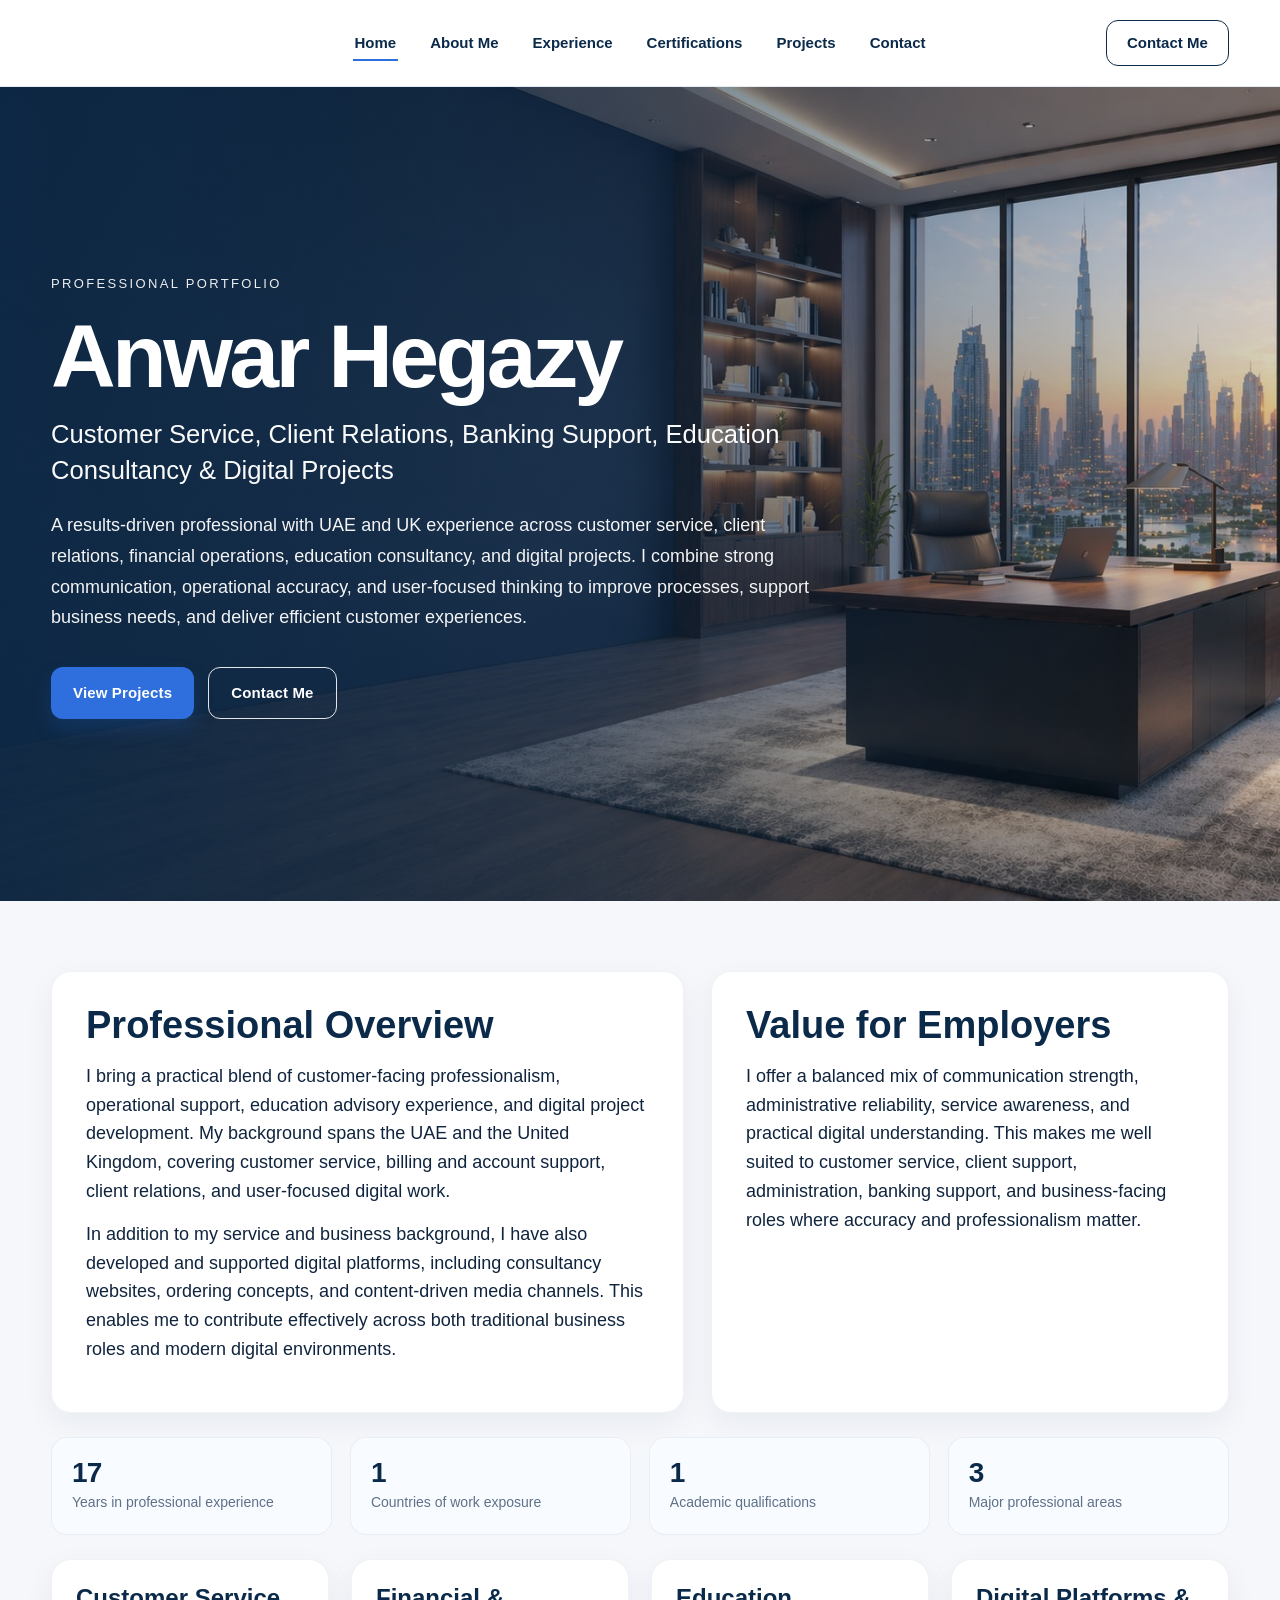
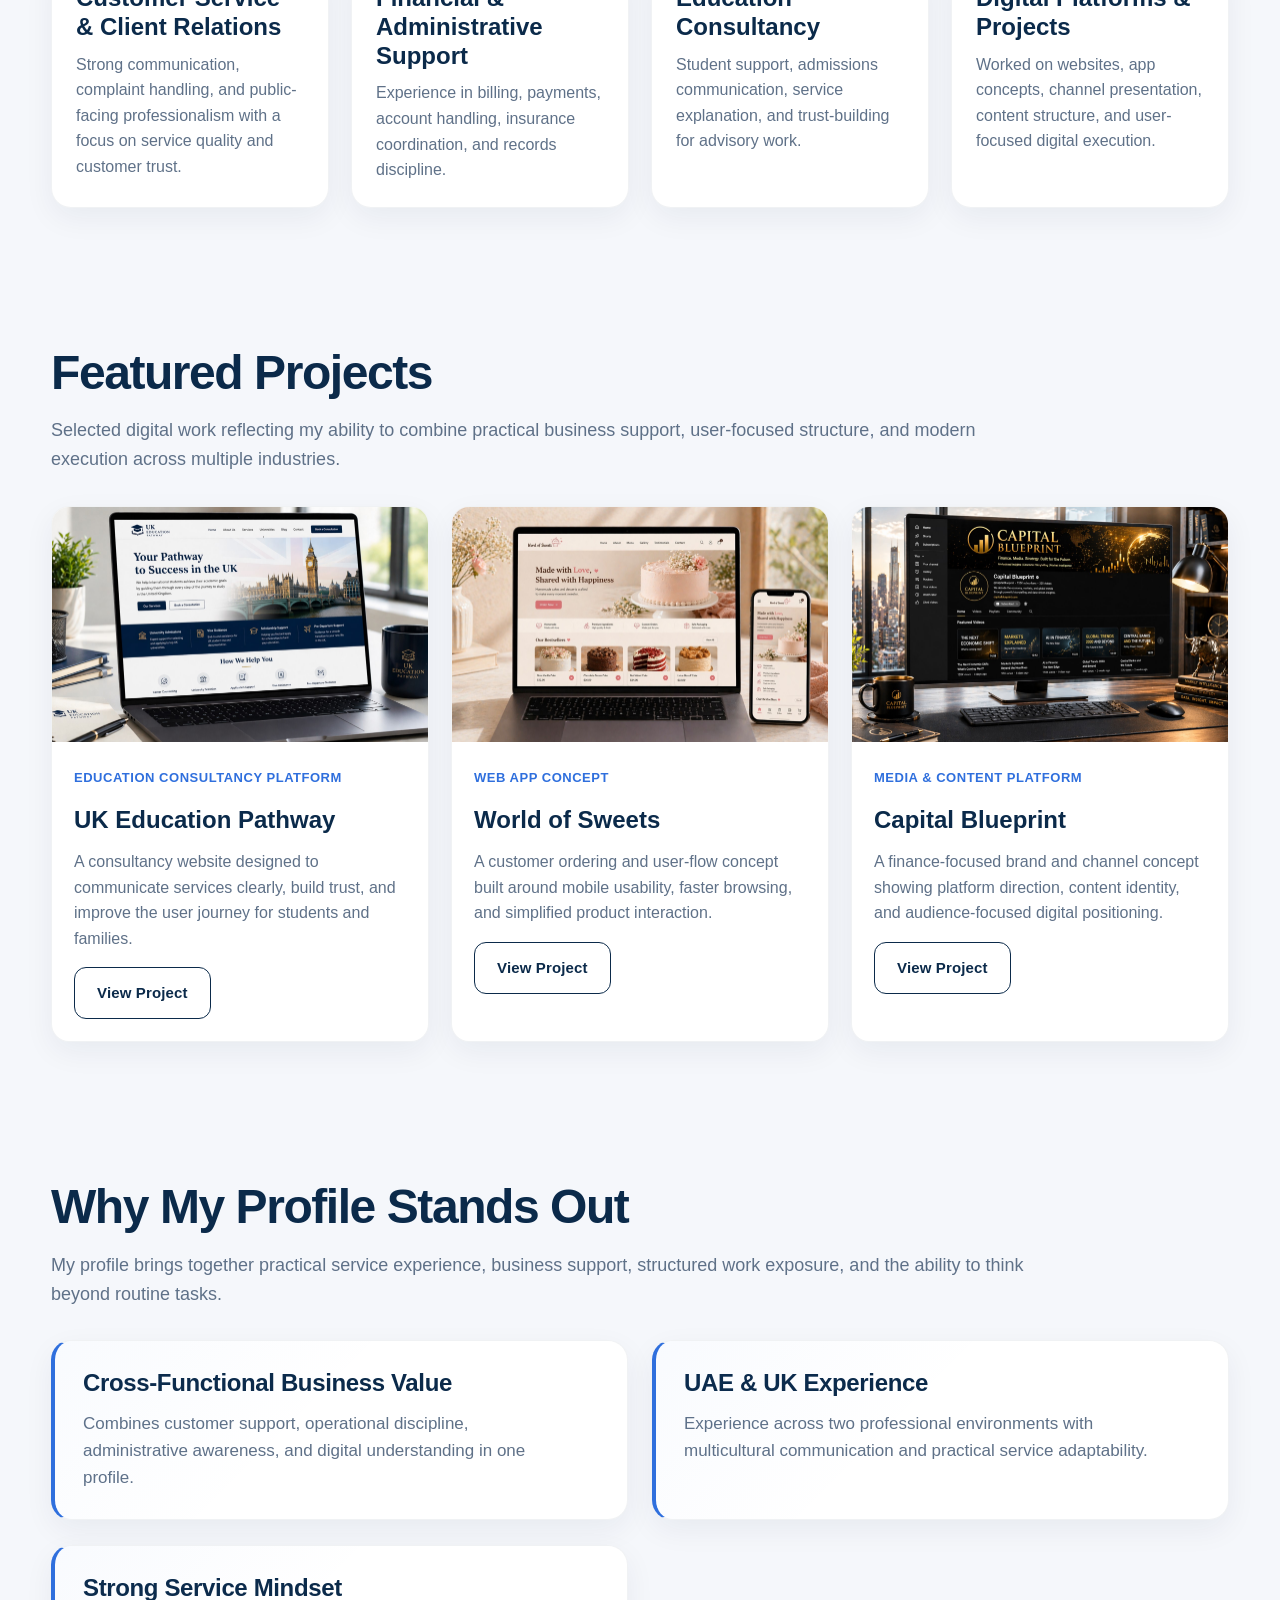
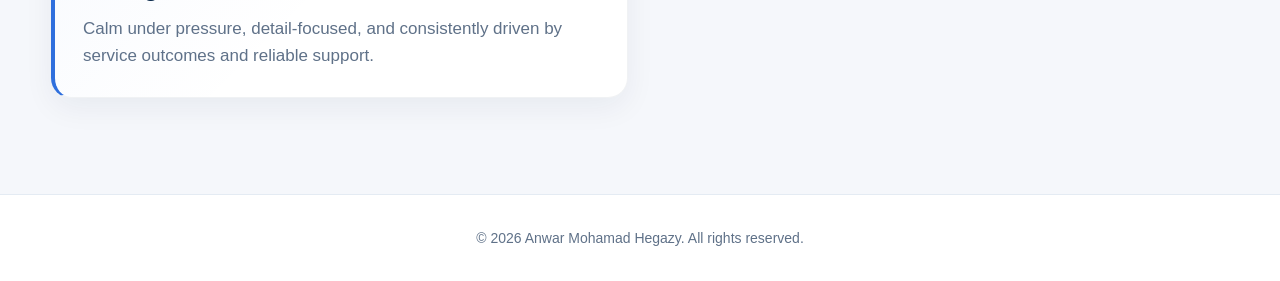
<file: index.html>
<!DOCTYPE html>
<html lang="en">
<head>
  <meta charset="UTF-8" />
  <meta name="viewport" content="width=device-width, initial-scale=1.0" />
  <title>Anwar Hegazy | Portfolio</title>
  <meta
    name="description"
    content="Customer service, client relations, financial operations, education consultancy, and digital project portfolio of Anwar Hegazy."
  />
  <link rel="icon" type="image/png" href="images/favicon.png" />
  <link rel="stylesheet" href="style.css" />
</head>
<body>
  <header class="site-header">
    <div class="container header-inner">
      <div class="brand-spacer"></div>

      <nav class="main-nav">
        <a href="index.html" class="active">Home</a>
        <a href="about.html">About Me</a>
        <a href="experience.html">Experience</a>
        <a href="certifications.html">Certifications</a>
        <a href="projects.html">Projects</a>
        <a href="contact.html">Contact</a>
      </nav>

      <div class="header-right">
        <a href="contact.html" class="header-btn">Contact Me</a>
      </div>

      <button class="menu-toggle" aria-label="Menu">☰</button>
    </div>

    <div class="mobile-nav">
      <a href="index.html">Home</a>
      <a href="about.html">About Me</a>
      <a href="experience.html">Experience</a>
      <a href="certifications.html">Certifications</a>
      <a href="projects.html">Projects</a>
      <a href="contact.html">Contact</a>
    </div>
  </header>

  <section class="hero">
    <div class="container hero-inner">
      <div class="hero-copy fade-in-section">
        <span class="eyebrow">Professional Portfolio</span>
        <h1>Anwar Hegazy</h1>
        <p class="hero-subtitle">
          Customer Service, Client Relations, Banking Support, Education Consultancy & Digital Projects
        </p>
        <p class="hero-description">
          A results-driven professional with UAE and UK experience across customer service, client relations,
          financial operations, education consultancy, and digital projects. I combine strong communication,
          operational accuracy, and user-focused thinking to improve processes, support business needs,
          and deliver efficient customer experiences.
        </p>

        <div class="hero-actions">
          <a href="projects.html" class="btn-primary">View Projects</a>
          <a href="contact.html" class="btn-secondary">Contact Me</a>
        </div>
      </div>
    </div>
  </section>

  <section class="home-section">
    <div class="container">
      <div class="home-intro-grid">
        <div class="home-intro-card fade-in-section">
          <h2>Professional Overview</h2>
          <p>
            I bring a practical blend of customer-facing professionalism, operational support,
            education advisory experience, and digital project development. My background spans the UAE
            and the United Kingdom, covering customer service, billing and account support,
            client relations, and user-focused digital work.
          </p>
          <p>
            In addition to my service and business background, I have also developed and supported
            digital platforms, including consultancy websites, ordering concepts, and content-driven
            media channels. This enables me to contribute effectively across both traditional
            business roles and modern digital environments.
          </p>
        </div>

        <div class="home-intro-card fade-in-section">
          <h2>Value for Employers</h2>
          <p>
            I offer a balanced mix of communication strength, administrative reliability,
            service awareness, and practical digital understanding. This makes me well suited to
            customer service, client support, administration, banking support, and business-facing roles
            where accuracy and professionalism matter.
          </p>
        </div>
      </div>

      <div class="stats-row fade-in-section">
        <div class="stat-box">
          <strong class="stat-number" data-target="20">0</strong>
          <span class="stat-label">Years in professional experience</span>
        </div>
        <div class="stat-box">
          <strong class="stat-number" data-target="2">0</strong>
          <span class="stat-label">Countries of work exposure</span>
        </div>
        <div class="stat-box">
          <strong class="stat-number" data-target="2">0</strong>
          <span class="stat-label">Academic qualifications</span>
        </div>
        <div class="stat-box">
          <strong class="stat-number" data-target="4">0</strong>
          <span class="stat-label">Major professional areas</span>
        </div>
      </div>

      <div class="home-feature-grid">
        <div class="home-feature-card fade-in-section">
          <h3>Customer Service & Client Relations</h3>
          <p>Strong communication, complaint handling, and public-facing professionalism with a focus on service quality and customer trust.</p>
        </div>
        <div class="home-feature-card fade-in-section">
          <h3>Financial & Administrative Support</h3>
          <p>Experience in billing, payments, account handling, insurance coordination, and records discipline.</p>
        </div>
        <div class="home-feature-card fade-in-section">
          <h3>Education Consultancy</h3>
          <p>Student support, admissions communication, service explanation, and trust-building for advisory work.</p>
        </div>
        <div class="home-feature-card fade-in-section">
          <h3>Digital Platforms & Projects</h3>
          <p>Worked on websites, app concepts, channel presentation, content structure, and user-focused digital execution.</p>
        </div>
      </div>
    </div>
  </section>

  <section class="home-section">
    <div class="container">
      <h2 class="section-title fade-in-section">Featured Projects</h2>
      <p class="section-intro fade-in-section">
        Selected digital work reflecting my ability to combine practical business support,
        user-focused structure, and modern execution across multiple industries.
      </p>

      <div class="featured-projects-grid">
        <article class="featured-project-card fade-in-section">
          <div class="featured-project-media">
            <img src="images/uk-education-pathway-preview.jpg" alt="UK Education Pathway preview" />
          </div>
          <div class="featured-project-body">
            <span class="featured-project-label">Education Consultancy Platform</span>
            <h3>UK Education Pathway</h3>
            <p>
              A consultancy website designed to communicate services clearly, build trust,
              and improve the user journey for students and families.
            </p>
            <a href="projects.html" class="btn-outline-dark">View Project</a>
          </div>
        </article>

        <article class="featured-project-card fade-in-section">
          <div class="featured-project-media">
            <img src="images/world-of-sweets-preview.jpg" alt="World of Sweets preview" />
          </div>
          <div class="featured-project-body">
            <span class="featured-project-label">Web App Concept</span>
            <h3>World of Sweets</h3>
            <p>
              A customer ordering and user-flow concept built around mobile usability,
              faster browsing, and simplified product interaction.
            </p>
            <a href="projects.html" class="btn-outline-dark">View Project</a>
          </div>
        </article>

        <article class="featured-project-card fade-in-section">
          <div class="featured-project-media">
            <img src="images/capital-blueprint-preview.jpg" alt="Capital Blueprint preview" />
          </div>
          <div class="featured-project-body">
            <span class="featured-project-label">Media & Content Platform</span>
            <h3>Capital Blueprint</h3>
            <p>
              A finance-focused brand and channel concept showing platform direction,
              content identity, and audience-focused digital positioning.
            </p>
            <a href="projects.html" class="btn-outline-dark">View Project</a>
          </div>
        </article>
      </div>
    </div>
  </section>

  <section class="home-section">
    <div class="container">
      <h2 class="section-title fade-in-section">Why My Profile Stands Out</h2>
      <p class="section-intro fade-in-section">
        My profile brings together practical service experience, business support,
        structured work exposure, and the ability to think beyond routine tasks.
      </p>

      <div class="highlights-grid">
        <div class="highlight-card card fade-in-section">
          <h4>Cross-Functional Business Value</h4>
          <p>
            Combines customer support, operational discipline, administrative awareness,
            and digital understanding in one profile.
          </p>
        </div>

        <div class="highlight-card card fade-in-section">
          <h4>UAE & UK Experience</h4>
          <p>
            Experience across two professional environments with multicultural communication
            and practical service adaptability.
          </p>
        </div>

        <div class="highlight-card card fade-in-section">
          <h4>Strong Service Mindset</h4>
          <p>
            Calm under pressure, detail-focused, and consistently driven by service outcomes
            and reliable support.
          </p>
        </div>
      </div>
    </div>
  </section>

  <footer class="site-footer">
    <div class="container footer-inner">
      <p>© 2026 Anwar Mohamad Hegazy. All rights reserved.</p>
    </div>
  </footer>

  <script src="script.js"></script>
</body>
</html>
</file>
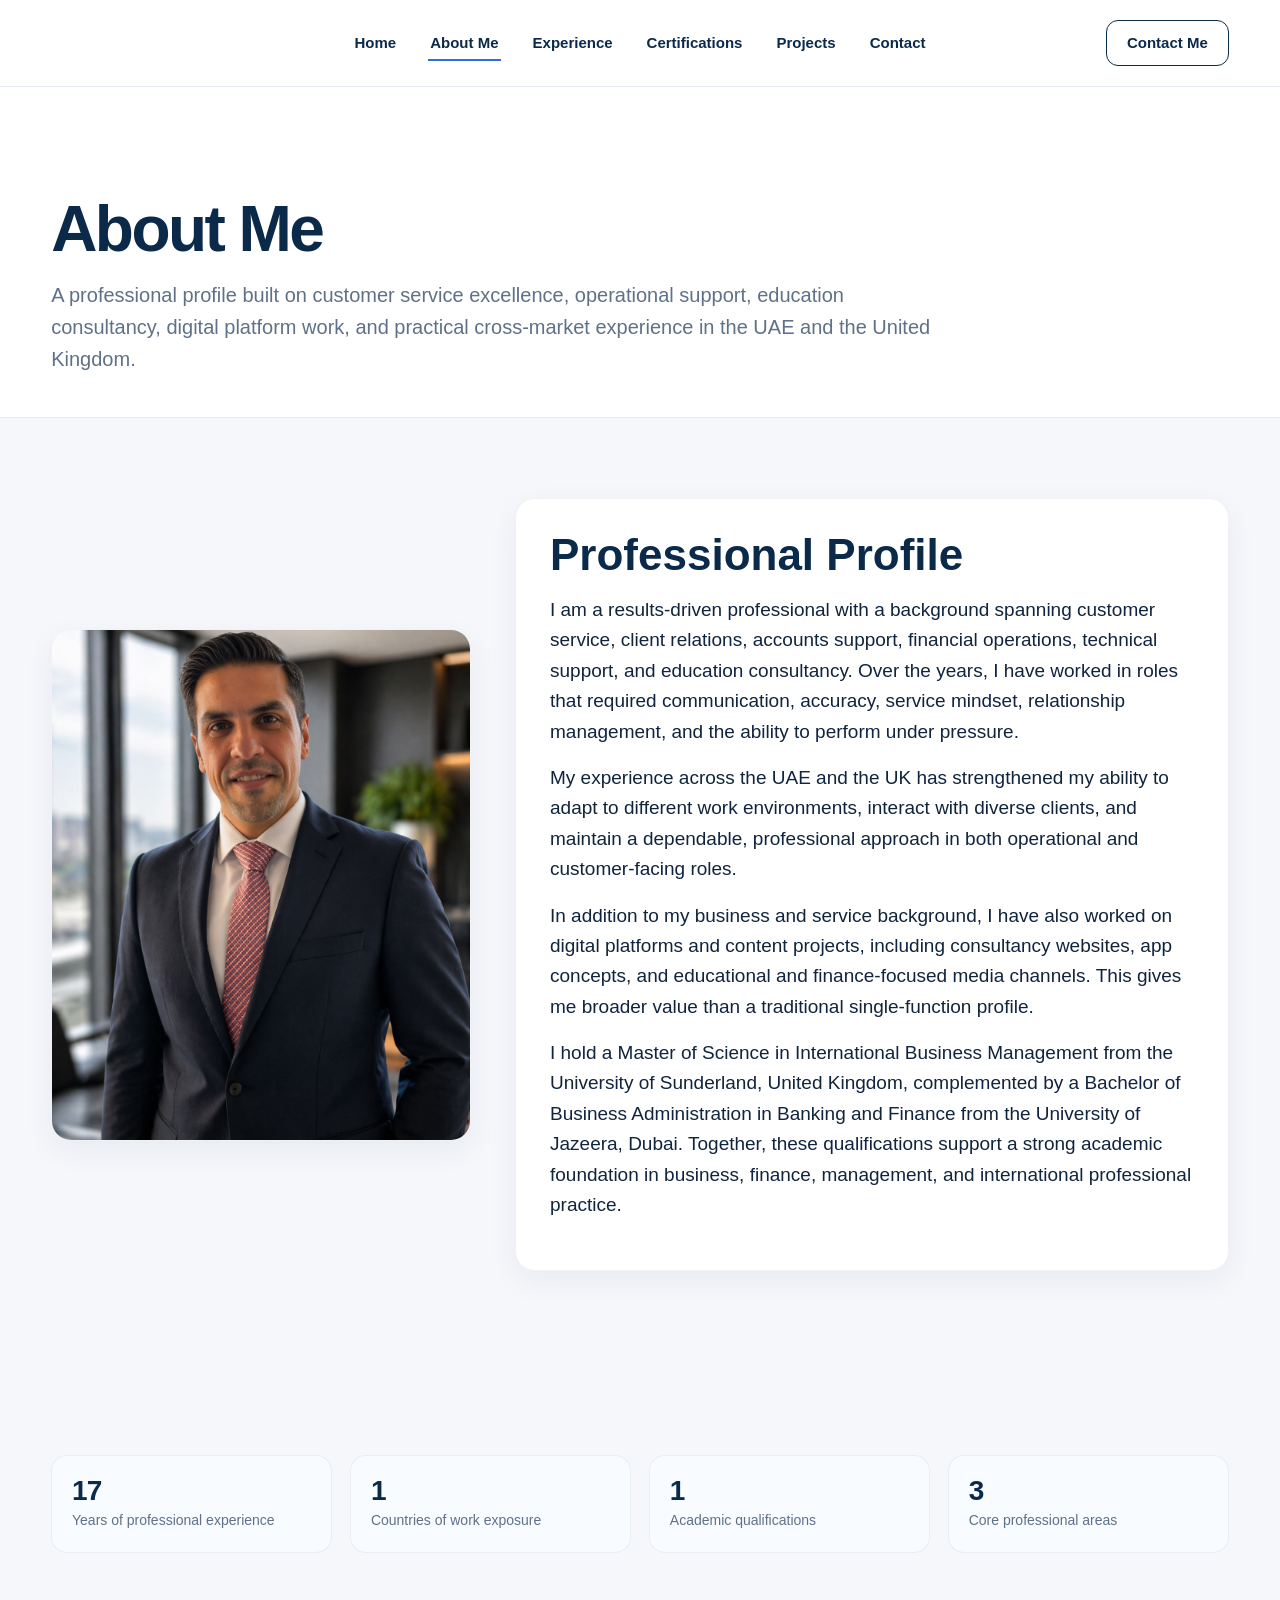
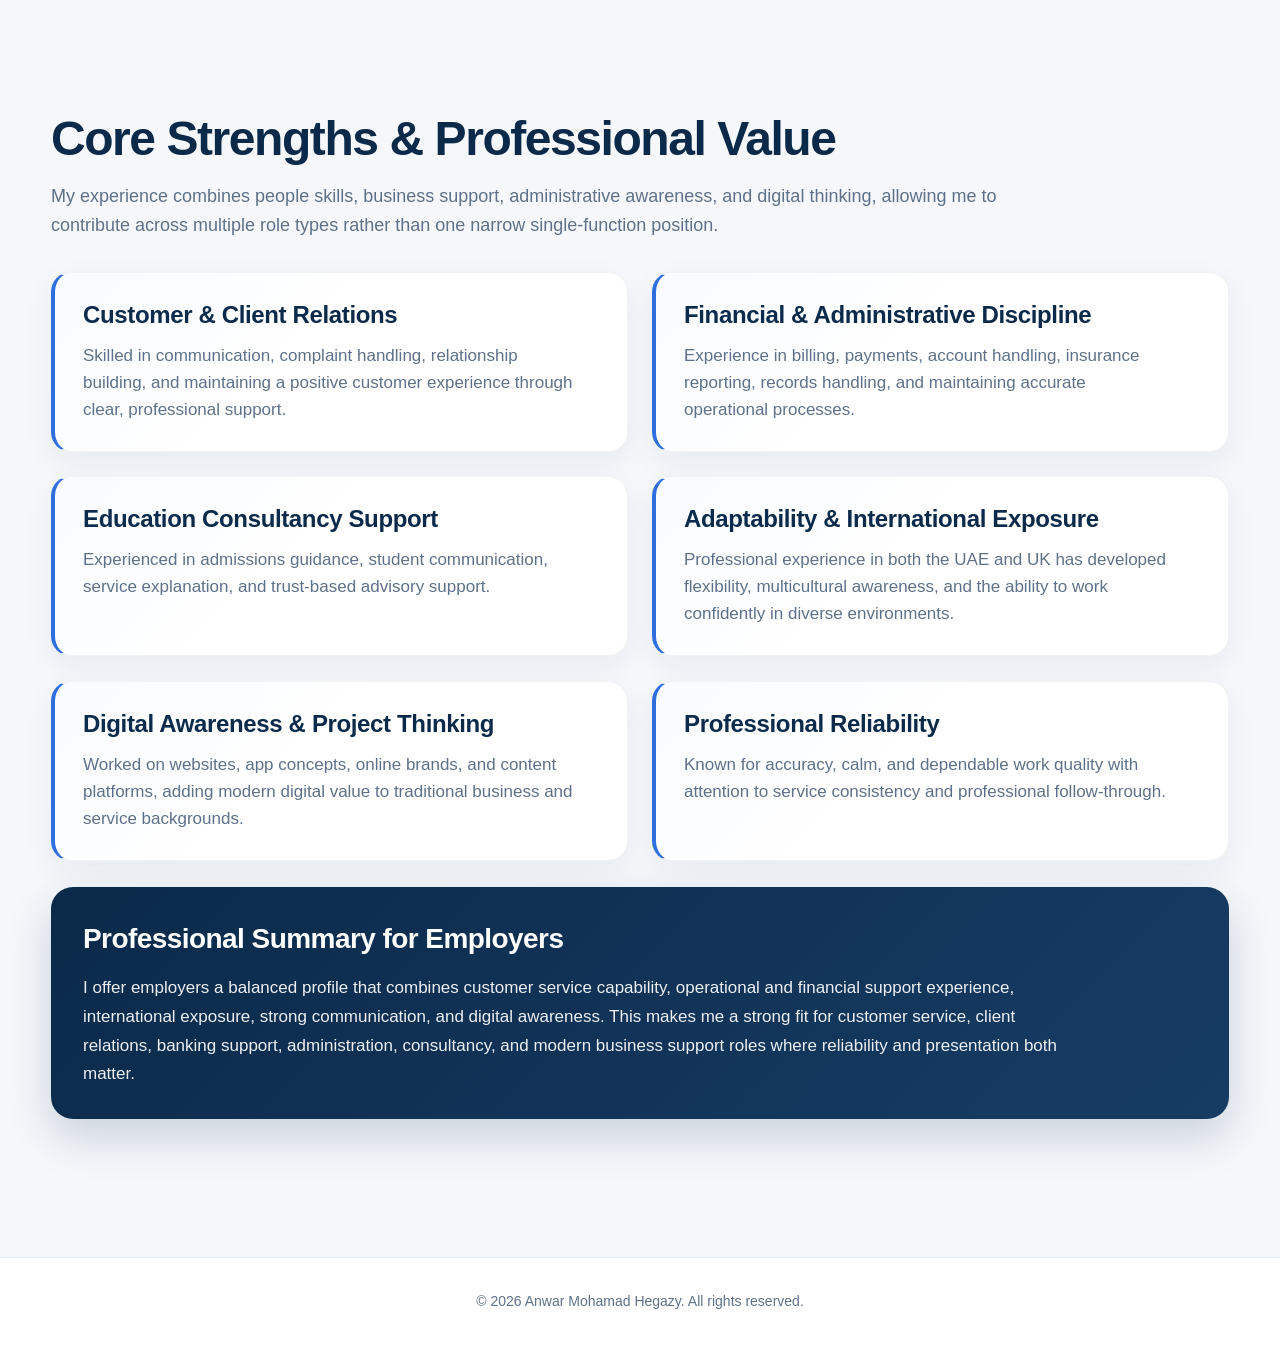
<file: about.html>
<!DOCTYPE html>
<html lang="en">
<head>
  <meta charset="UTF-8" />
  <meta name="viewport" content="width=device-width, initial-scale=1.0" />
  <title>Anwar Hegazy | About Me</title>
  <meta
    name="description"
    content="Professional profile of Anwar Hegazy with experience in customer service, finance support, education consultancy, and digital projects."
  />
  <link rel="icon" type="image/png" href="images/favicon.png" />
  <link rel="stylesheet" href="style.css" />
</head>
<body>
  <header class="site-header">
    <div class="container header-inner">
      <div class="brand-spacer"></div>

      <nav class="main-nav">
        <a href="index.html">Home</a>
        <a href="about.html" class="active">About Me</a>
        <a href="experience.html">Experience</a>
        <a href="certifications.html">Certifications</a>
        <a href="projects.html">Projects</a>
        <a href="contact.html">Contact</a>
      </nav>

      <div class="header-right">
        <a href="contact.html" class="header-btn">Contact Me</a>
      </div>

      <button class="menu-toggle" aria-label="Menu">☰</button>
    </div>

    <div class="mobile-nav">
      <a href="index.html">Home</a>
      <a href="about.html">About Me</a>
      <a href="experience.html">Experience</a>
      <a href="certifications.html">Certifications</a>
      <a href="projects.html">Projects</a>
      <a href="contact.html">Contact</a>
    </div>
  </header>

  <section class="page-hero fade-in-section">
    <div class="container">
      <h1>About Me</h1>
      <p>
        A professional profile built on customer service excellence, operational support,
        education consultancy, digital platform work, and practical cross-market experience
        in the UAE and the United Kingdom.
      </p>
    </div>
  </section>

  <section class="section">
    <div class="container about-grid">
      <div class="about-photo card fade-in-section">
        <img src="images/anwar-photo.png" alt="Anwar Hegazy portrait" />
      </div>

      <div class="about-copy card fade-in-section">
        <h2>Professional Profile</h2>
        <p>
          I am a results-driven professional with a background spanning customer service,
          client relations, accounts support, financial operations, technical support,
          and education consultancy. Over the years, I have worked in roles that required
          communication, accuracy, service mindset, relationship management, and the ability
          to perform under pressure.
        </p>
        <p>
          My experience across the UAE and the UK has strengthened my ability to adapt to
          different work environments, interact with diverse clients, and maintain a dependable,
          professional approach in both operational and customer-facing roles.
        </p>
        <p>
          In addition to my business and service background, I have also worked on digital
          platforms and content projects, including consultancy websites, app concepts,
          and educational and finance-focused media channels. This gives me broader value
          than a traditional single-function profile.
        </p>
        <p>
          I hold a Master of Science in International Business Management from the University
          of Sunderland, United Kingdom, complemented by a Bachelor of Business Administration
          in Banking and Finance from the University of Jazeera, Dubai. Together, these
          qualifications support a strong academic foundation in business, finance,
          management, and international professional practice.
        </p>
      </div>
    </div>
  </section>

  <section class="section">
    <div class="container">
      <div class="stats-row fade-in-section">
        <div class="stat-box">
          <strong class="stat-number" data-target="20">0</strong>
          <span class="stat-label">Years of professional experience</span>
        </div>
        <div class="stat-box">
          <strong class="stat-number" data-target="2">0</strong>
          <span class="stat-label">Countries of work exposure</span>
        </div>
        <div class="stat-box">
          <strong class="stat-number" data-target="2">0</strong>
          <span class="stat-label">Academic qualifications</span>
        </div>
        <div class="stat-box">
          <strong class="stat-number" data-target="4">0</strong>
          <span class="stat-label">Core professional areas</span>
        </div>
      </div>
    </div>
  </section>

  <section class="section">
    <div class="container">
      <h2 class="section-title fade-in-section">Core Strengths & Professional Value</h2>
      <p class="section-intro fade-in-section">
        My experience combines people skills, business support, administrative awareness,
        and digital thinking, allowing me to contribute across multiple role types rather
        than one narrow single-function position.
      </p>

      <div class="highlights-grid">
        <div class="highlight-card card fade-in-section">
          <h4>Customer & Client Relations</h4>
          <p>Skilled in communication, complaint handling, relationship building, and maintaining a positive customer experience through clear, professional support.</p>
        </div>

        <div class="highlight-card card fade-in-section">
          <h4>Financial & Administrative Discipline</h4>
          <p>Experience in billing, payments, account handling, insurance reporting, records handling, and maintaining accurate operational processes.</p>
        </div>

        <div class="highlight-card card fade-in-section">
          <h4>Education Consultancy Support</h4>
          <p>Experienced in admissions guidance, student communication, service explanation, and trust-based advisory support.</p>
        </div>

        <div class="highlight-card card fade-in-section">
          <h4>Adaptability & International Exposure</h4>
          <p>Professional experience in both the UAE and UK has developed flexibility, multicultural awareness, and the ability to work confidently in diverse environments.</p>
        </div>

        <div class="highlight-card card fade-in-section">
          <h4>Digital Awareness & Project Thinking</h4>
          <p>Worked on websites, app concepts, online brands, and content platforms, adding modern digital value to traditional business and service backgrounds.</p>
        </div>

        <div class="highlight-card card fade-in-section">
          <h4>Professional Reliability</h4>
          <p>Known for accuracy, calm, and dependable work quality with attention to service consistency and professional follow-through.</p>
        </div>
      </div>

      <div class="recruiter-strip fade-in-section" style="margin-top: 26px;">
        <h3>Professional Summary for Employers</h3>
        <p>
          I offer employers a balanced profile that combines customer service capability,
          operational and financial support experience, international exposure, strong communication,
          and digital awareness. This makes me a strong fit for customer service, client relations,
          banking support, administration, consultancy, and modern business support roles where reliability
          and presentation both matter.
        </p>
      </div>
    </div>
  </section>

  <footer class="site-footer">
    <div class="container footer-inner">
      <p>© 2026 Anwar Mohamad Hegazy. All rights reserved.</p>
    </div>
  </footer>

  <script src="script.js"></script>
</body>
</html>
</file>
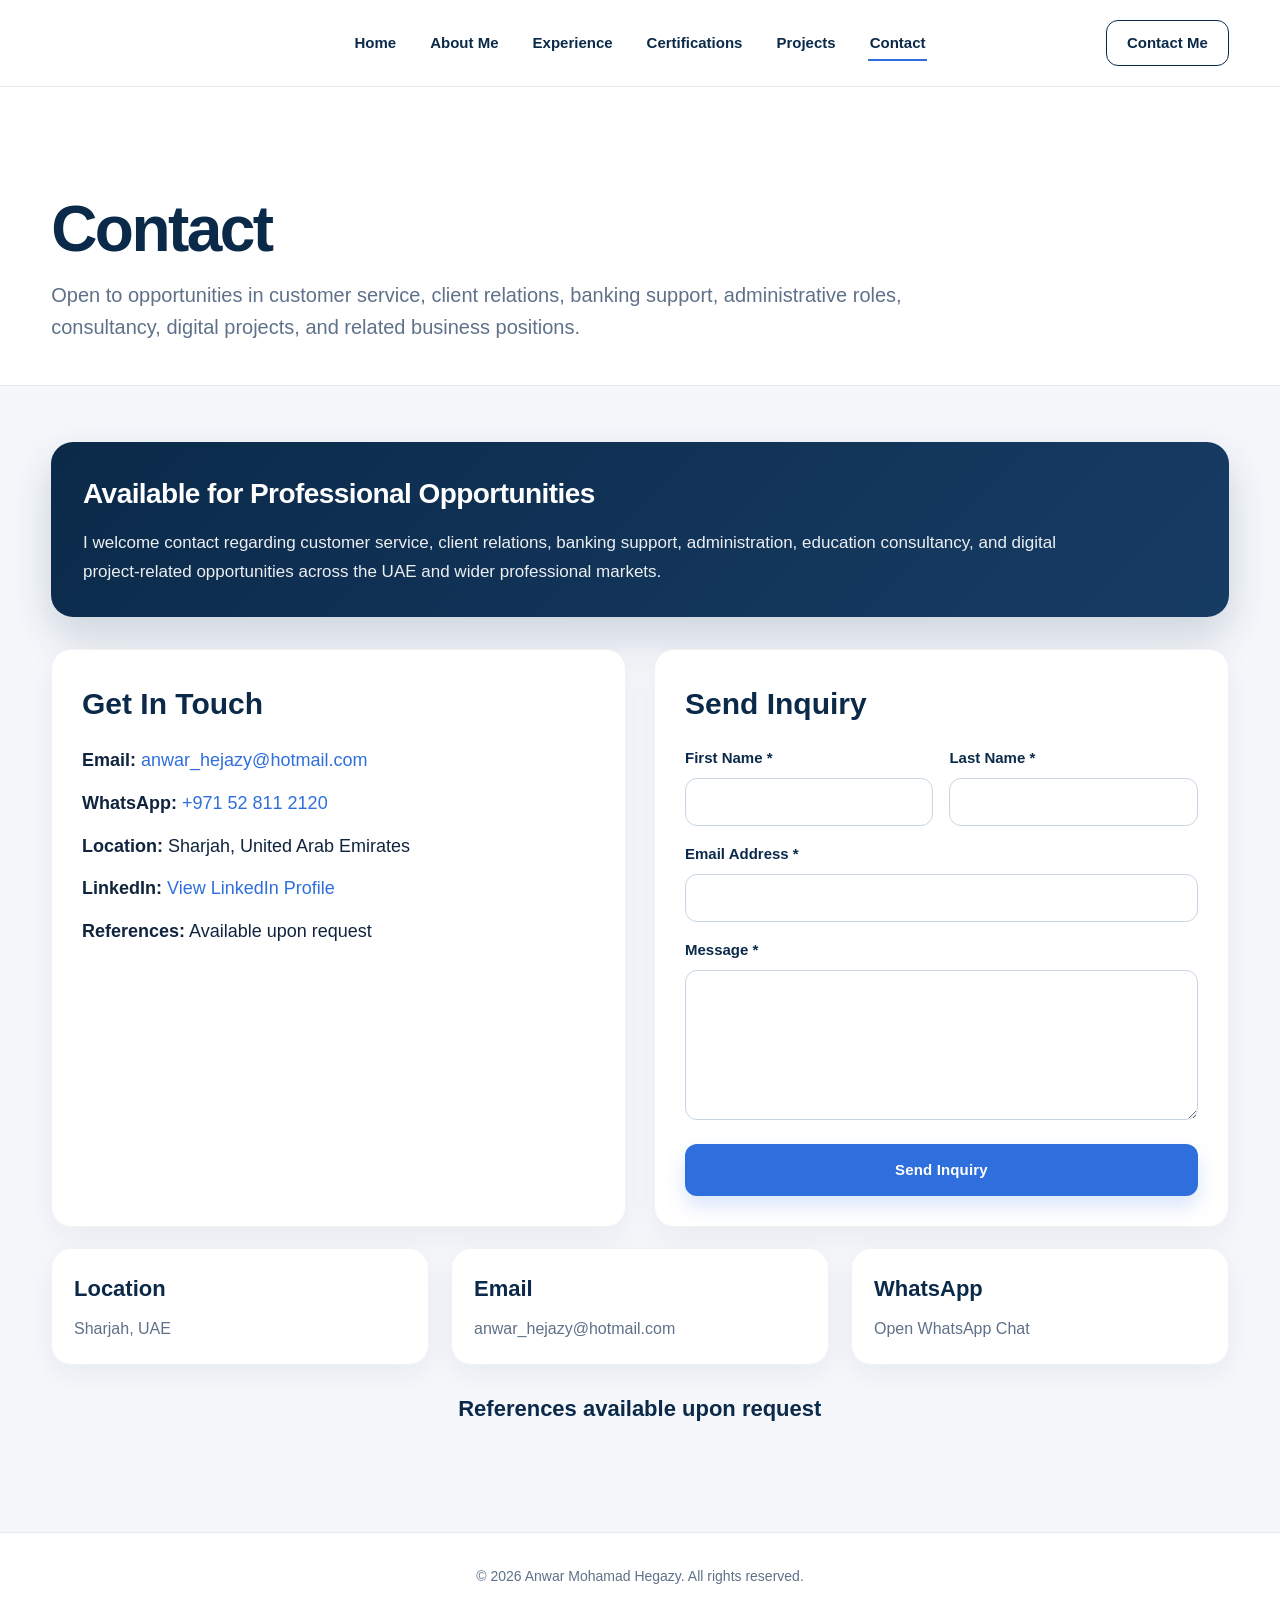
<file: contact.html>
<!DOCTYPE html>
<html lang="en">
<head>
  <meta charset="UTF-8" />
  <meta name="viewport" content="width=device-width, initial-scale=1.0" />
  <title>Anwar Hegazy | Contact</title>
  <meta
    name="description"
    content="Contact Anwar Hegazy for opportunities in customer service, client relations, banking support, administration, consultancy, and digital project work."
  />
  <link rel="icon" type="image/png" href="images/favicon.png" />
  <link rel="stylesheet" href="style.css" />
</head>
<body>
  <header class="site-header">
    <div class="container header-inner">
      <div class="brand-spacer"></div>

      <nav class="main-nav">
        <a href="index.html">Home</a>
        <a href="about.html">About Me</a>
        <a href="experience.html">Experience</a>
        <a href="certifications.html">Certifications</a>
        <a href="projects.html">Projects</a>
        <a href="contact.html" class="active">Contact</a>
      </nav>

      <div class="header-right">
        <a href="contact.html" class="header-btn">Contact Me</a>
      </div>

      <button class="menu-toggle" aria-label="Menu">☰</button>
    </div>

    <div class="mobile-nav">
      <a href="index.html">Home</a>
      <a href="about.html">About Me</a>
      <a href="experience.html">Experience</a>
      <a href="certifications.html">Certifications</a>
      <a href="projects.html">Projects</a>
      <a href="contact.html">Contact</a>
    </div>
  </header>

  <section class="page-hero fade-in-section">
    <div class="container">
      <h1>Contact</h1>
      <p>
        Open to opportunities in customer service, client relations, banking support,
        administrative roles, consultancy, digital projects, and related business positions.
      </p>
    </div>
  </section>

  <section class="section-tight">
    <div class="container">
      <div class="recruiter-strip fade-in-section">
        <h3>Available for Professional Opportunities</h3>
        <p>
          I welcome contact regarding customer service, client relations, banking support,
          administration, education consultancy, and digital project-related opportunities
          across the UAE and wider professional markets.
        </p>
      </div>

      <div class="contact-grid">
        <div class="contact-card card fade-in-section">
          <h3>Get In Touch</h3>

          <p><strong>Email:</strong> <a href="mailto:anwar_hejazy@hotmail.com">anwar_hejazy@hotmail.com</a></p>
          <p><strong>WhatsApp:</strong> <a href="https://wa.me/971528112120" target="_blank">+971 52 811 2120</a></p>
          <p><strong>Location:</strong> Sharjah, United Arab Emirates</p>
          <p><strong>LinkedIn:</strong> <a href="https://www.linkedin.com/in/anwar-hegazy-a0897914b" target="_blank">View LinkedIn Profile</a></p>
          <p><strong>References:</strong> Available upon request</p>
        </div>

        <div class="contact-card card fade-in-section">
          <h3>Send Inquiry</h3>

          <form onsubmit="sendToWhatsApp(event)" class="demo-form form-grid">
            <div class="two-col">
              <div class="form-group">
                <label for="firstName">First Name *</label>
                <input type="text" id="firstName" name="firstName" required />
              </div>

              <div class="form-group">
                <label for="lastName">Last Name *</label>
                <input type="text" id="lastName" name="lastName" required />
              </div>
            </div>

            <div class="form-group">
              <label for="email">Email Address *</label>
              <input type="email" id="email" name="email" required />
            </div>

            <div class="form-group">
              <label for="message">Message *</label>
              <textarea id="message" name="message" required></textarea>
            </div>

            <button type="submit" class="btn-primary">Send Inquiry</button>
          </form>
        </div>
      </div>

      <div class="contact-strip">
        <div class="contact-mini card fade-in-section">
          <h4>Location</h4>
          <p>Sharjah, UAE</p>
        </div>

        <div class="contact-mini card fade-in-section">
          <h4>Email</h4>
          <p><a href="mailto:anwar_hejazy@hotmail.com">anwar_hejazy@hotmail.com</a></p>
        </div>

        <div class="contact-mini card fade-in-section">
          <h4>WhatsApp</h4>
          <p><a href="https://wa.me/971528112120" target="_blank">Open WhatsApp Chat</a></p>
        </div>
      </div>

      <div class="references fade-in-section">
        References available upon request
      </div>
    </div>
  </section>

  <footer class="site-footer">
    <div class="container footer-inner">
      <p>© 2026 Anwar Mohamad Hegazy. All rights reserved.</p>
    </div>
  </footer>

  <script src="script.js"></script>
</body>
</html>
</file>
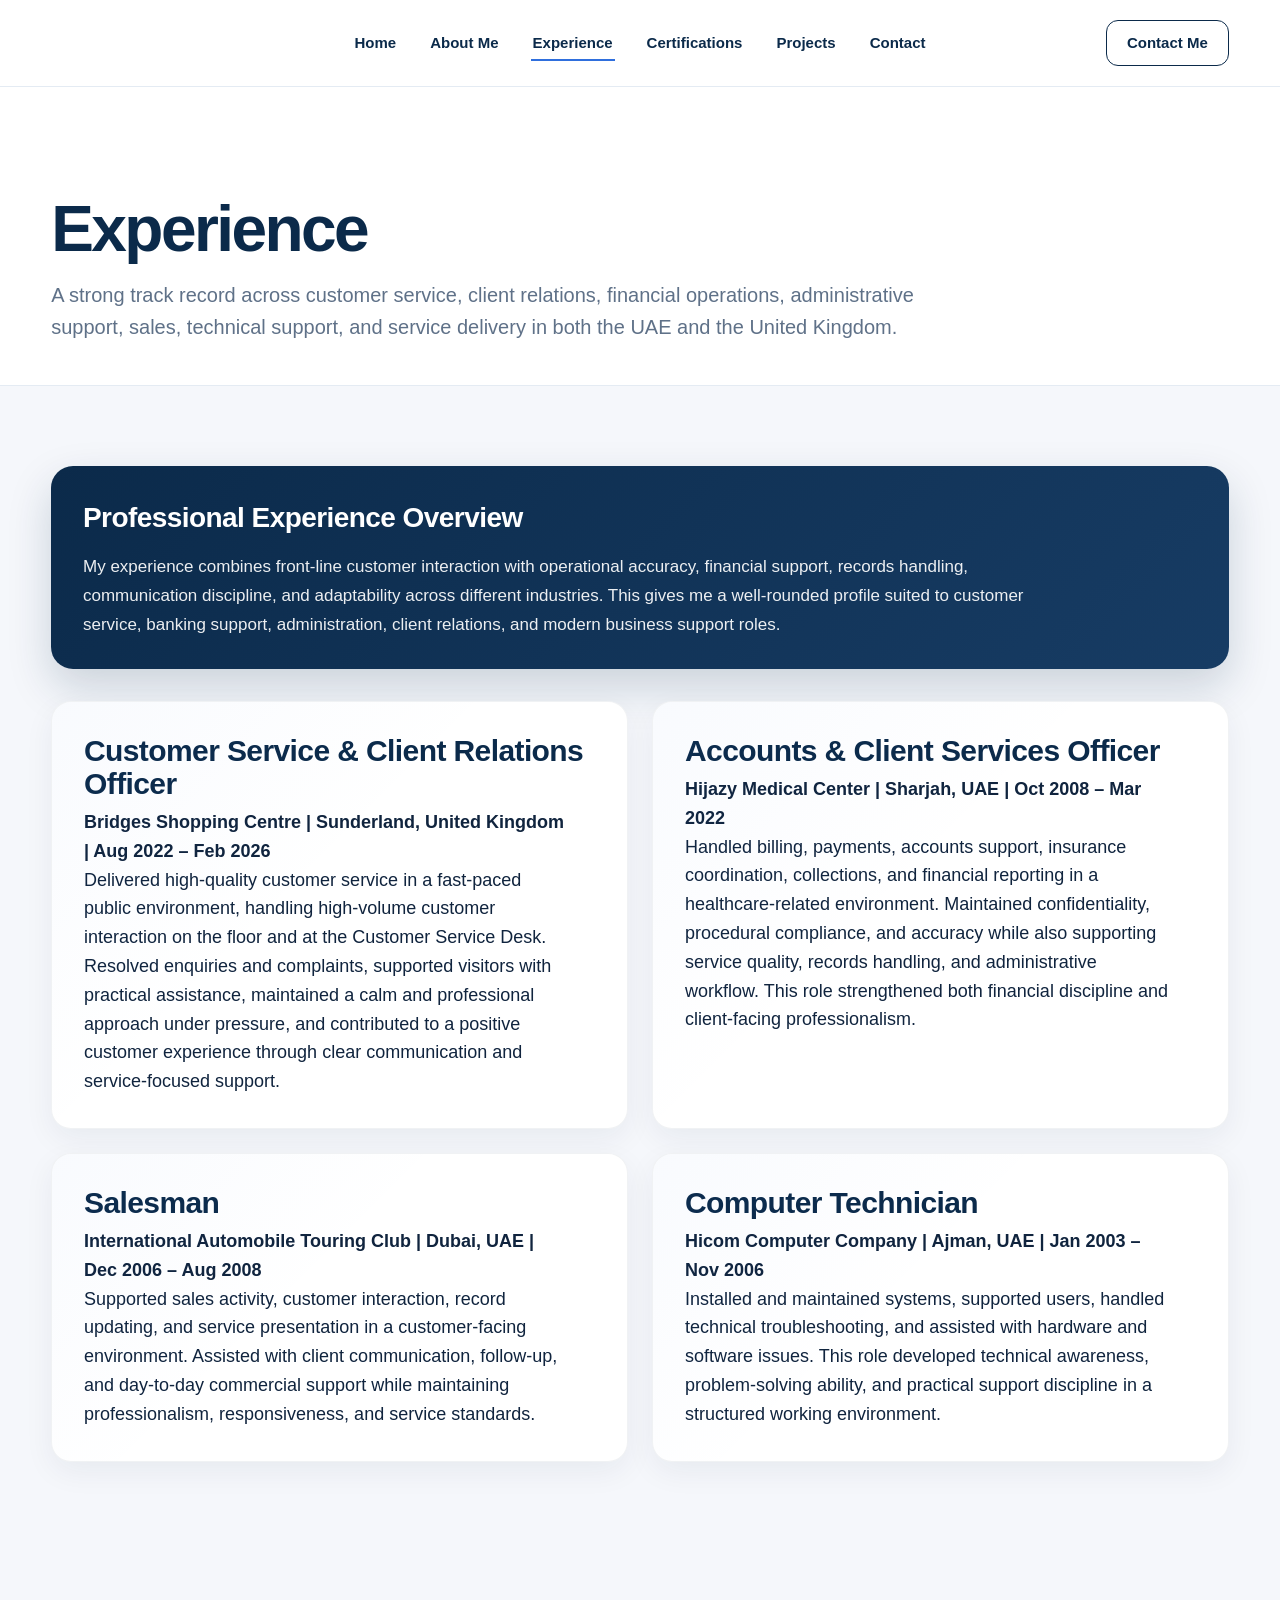
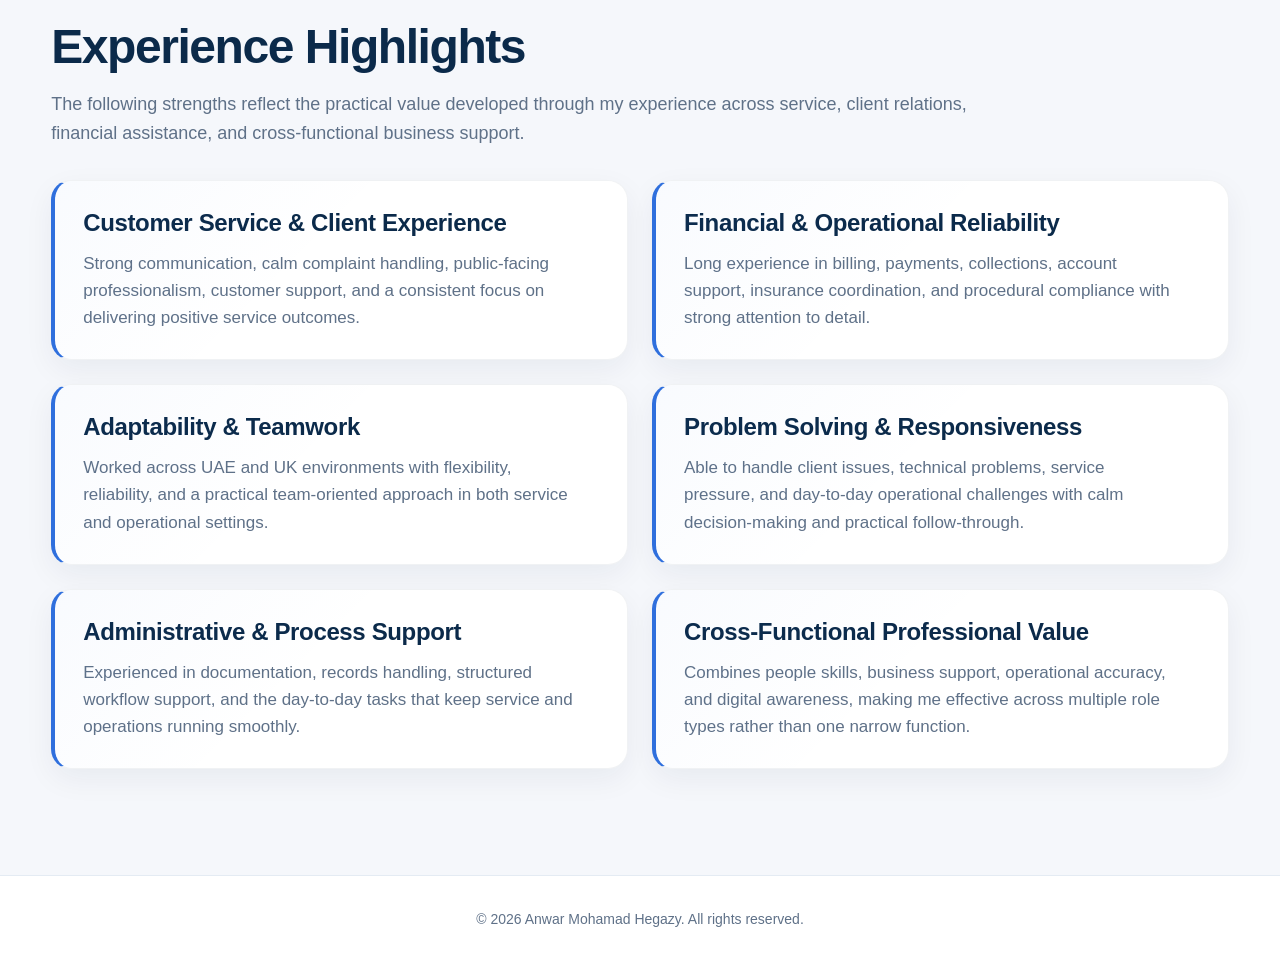
<file: experience.html>
<!DOCTYPE html>
<html lang="en">
<head>
  <meta charset="UTF-8" />
  <meta name="viewport" content="width=device-width, initial-scale=1.0" />
  <title>Anwar Hegazy | Experience</title>
  <meta
    name="description"
    content="Professional experience of Anwar Hegazy across customer service, client relations, financial support, administration, sales, and technical support in the UAE and United Kingdom."
  />
  <link rel="icon" type="image/png" href="images/favicon.png" />
  <link rel="stylesheet" href="style.css" />
</head>
<body>
  <header class="site-header">
    <div class="container header-inner">
      <div class="brand-spacer"></div>

      <nav class="main-nav">
        <a href="index.html">Home</a>
        <a href="about.html">About Me</a>
        <a href="experience.html" class="active">Experience</a>
        <a href="certifications.html">Certifications</a>
        <a href="projects.html">Projects</a>
        <a href="contact.html">Contact</a>
      </nav>

      <div class="header-right">
        <a href="contact.html" class="header-btn">Contact Me</a>
      </div>

      <button class="menu-toggle" aria-label="Menu">☰</button>
    </div>

    <div class="mobile-nav">
      <a href="index.html">Home</a>
      <a href="about.html">About Me</a>
      <a href="experience.html">Experience</a>
      <a href="certifications.html">Certifications</a>
      <a href="projects.html">Projects</a>
      <a href="contact.html">Contact</a>
    </div>
  </header>

  <section class="page-hero fade-in-section">
    <div class="container">
      <h1>Experience</h1>
      <p>
        A strong track record across customer service, client relations, financial operations,
        administrative support, sales, technical support, and service delivery in both the UAE
        and the United Kingdom.
      </p>
    </div>
  </section>

  <section class="section">
    <div class="container">
      <div class="recruiter-strip fade-in-section">
        <h3>Professional Experience Overview</h3>
        <p>
          My experience combines front-line customer interaction with operational accuracy,
          financial support, records handling, communication discipline, and adaptability
          across different industries. This gives me a well-rounded profile suited to customer service,
          banking support, administration, client relations, and modern business support roles.
        </p>
      </div>

      <div class="timeline">
        <article class="timeline-card card fade-in-section">
          <h3>Customer Service & Client Relations Officer</h3>
          <p class="timeline-meta">Bridges Shopping Centre | Sunderland, United Kingdom | Aug 2022 – Feb 2026</p>
          <p>
            Delivered high-quality customer service in a fast-paced public environment, handling
            high-volume customer interaction on the floor and at the Customer Service Desk.
            Resolved enquiries and complaints, supported visitors with practical assistance,
            maintained a calm and professional approach under pressure, and contributed to a positive
            customer experience through clear communication and service-focused support.
          </p>
        </article>

        <article class="timeline-card card fade-in-section">
          <h3>Accounts & Client Services Officer</h3>
          <p class="timeline-meta">Hijazy Medical Center | Sharjah, UAE | Oct 2008 – Mar 2022</p>
          <p>
            Handled billing, payments, accounts support, insurance coordination, collections,
            and financial reporting in a healthcare-related environment. Maintained confidentiality,
            procedural compliance, and accuracy while also supporting service quality,
            records handling, and administrative workflow. This role strengthened both
            financial discipline and client-facing professionalism.
          </p>
        </article>

        <article class="timeline-card card fade-in-section">
          <h3>Salesman</h3>
          <p class="timeline-meta">International Automobile Touring Club | Dubai, UAE | Dec 2006 – Aug 2008</p>
          <p>
            Supported sales activity, customer interaction, record updating, and service presentation
            in a customer-facing environment. Assisted with client communication, follow-up,
            and day-to-day commercial support while maintaining professionalism,
            responsiveness, and service standards.
          </p>
        </article>

        <article class="timeline-card card fade-in-section">
          <h3>Computer Technician</h3>
          <p class="timeline-meta">Hicom Computer Company | Ajman, UAE | Jan 2003 – Nov 2006</p>
          <p>
            Installed and maintained systems, supported users, handled technical troubleshooting,
            and assisted with hardware and software issues. This role developed technical awareness,
            problem-solving ability, and practical support discipline in a structured working environment.
          </p>
        </article>
      </div>
    </div>
  </section>

  <section class="section fade-in-section">
    <div class="container">
      <h2 class="section-title">Experience Highlights</h2>
      <p class="section-intro">
        The following strengths reflect the practical value developed through my experience
        across service, client relations, financial assistance, and cross-functional business support.
      </p>

      <div class="highlights-grid">
        <div class="highlight-card card">
          <h4>Customer Service & Client Experience</h4>
          <p>Strong communication, calm complaint handling, public-facing professionalism, customer support, and a consistent focus on delivering positive service outcomes.</p>
        </div>

        <div class="highlight-card card">
          <h4>Financial & Operational Reliability</h4>
          <p>Long experience in billing, payments, collections, account support, insurance coordination, and procedural compliance with strong attention to detail.</p>
        </div>

        <div class="highlight-card card">
          <h4>Adaptability & Teamwork</h4>
          <p>Worked across UAE and UK environments with flexibility, reliability, and a practical team-oriented approach in both service and operational settings.</p>
        </div>

        <div class="highlight-card card">
          <h4>Problem Solving & Responsiveness</h4>
          <p>Able to handle client issues, technical problems, service pressure, and day-to-day operational challenges with calm decision-making and practical follow-through.</p>
        </div>

        <div class="highlight-card card">
          <h4>Administrative & Process Support</h4>
          <p>Experienced in documentation, records handling, structured workflow support, and the day-to-day tasks that keep service and operations running smoothly.</p>
        </div>

        <div class="highlight-card card">
          <h4>Cross-Functional Professional Value</h4>
          <p>Combines people skills, business support, operational accuracy, and digital awareness, making me effective across multiple role types rather than one narrow function.</p>
        </div>
      </div>
    </div>
  </section>

  <footer class="site-footer">
    <div class="container footer-inner">
      <p>© 2026 Anwar Mohamad Hegazy. All rights reserved.</p>
    </div>
  </footer>

  <script src="script.js"></script>
</body>
</html>
</file>
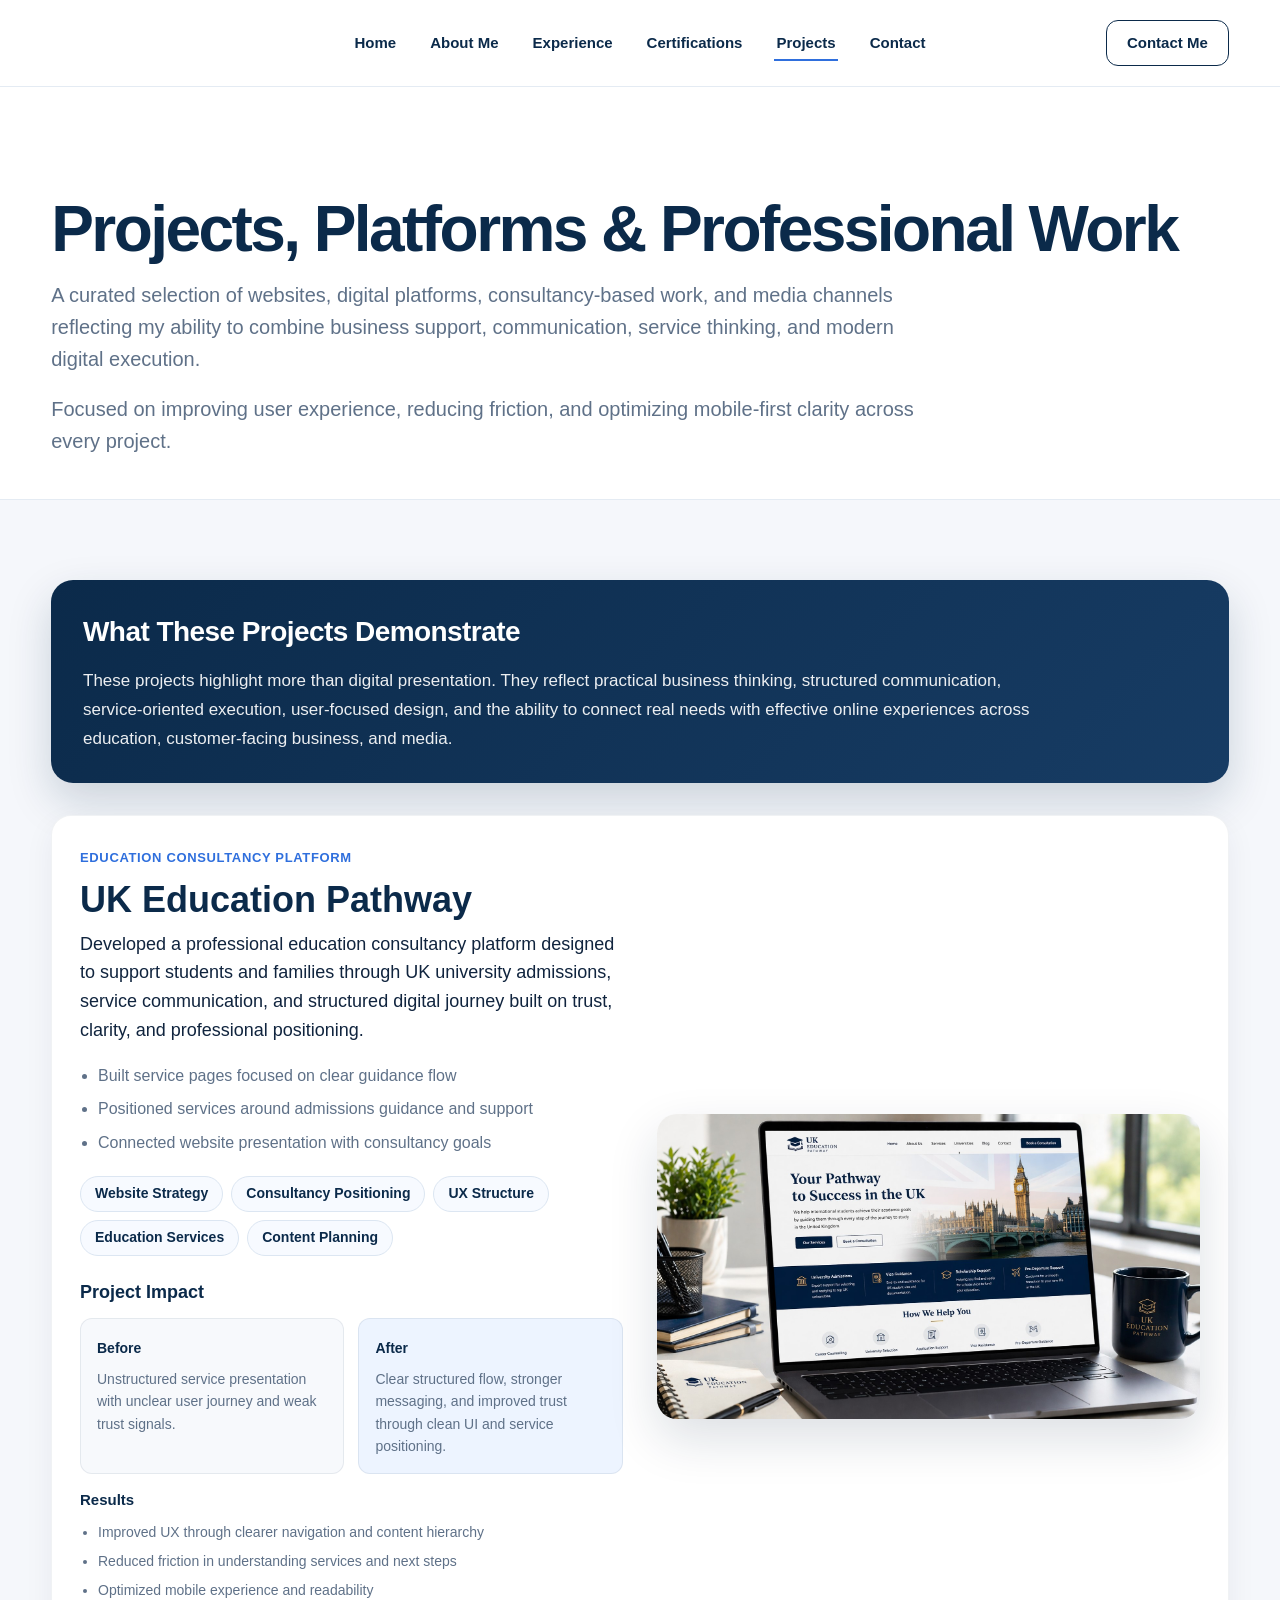
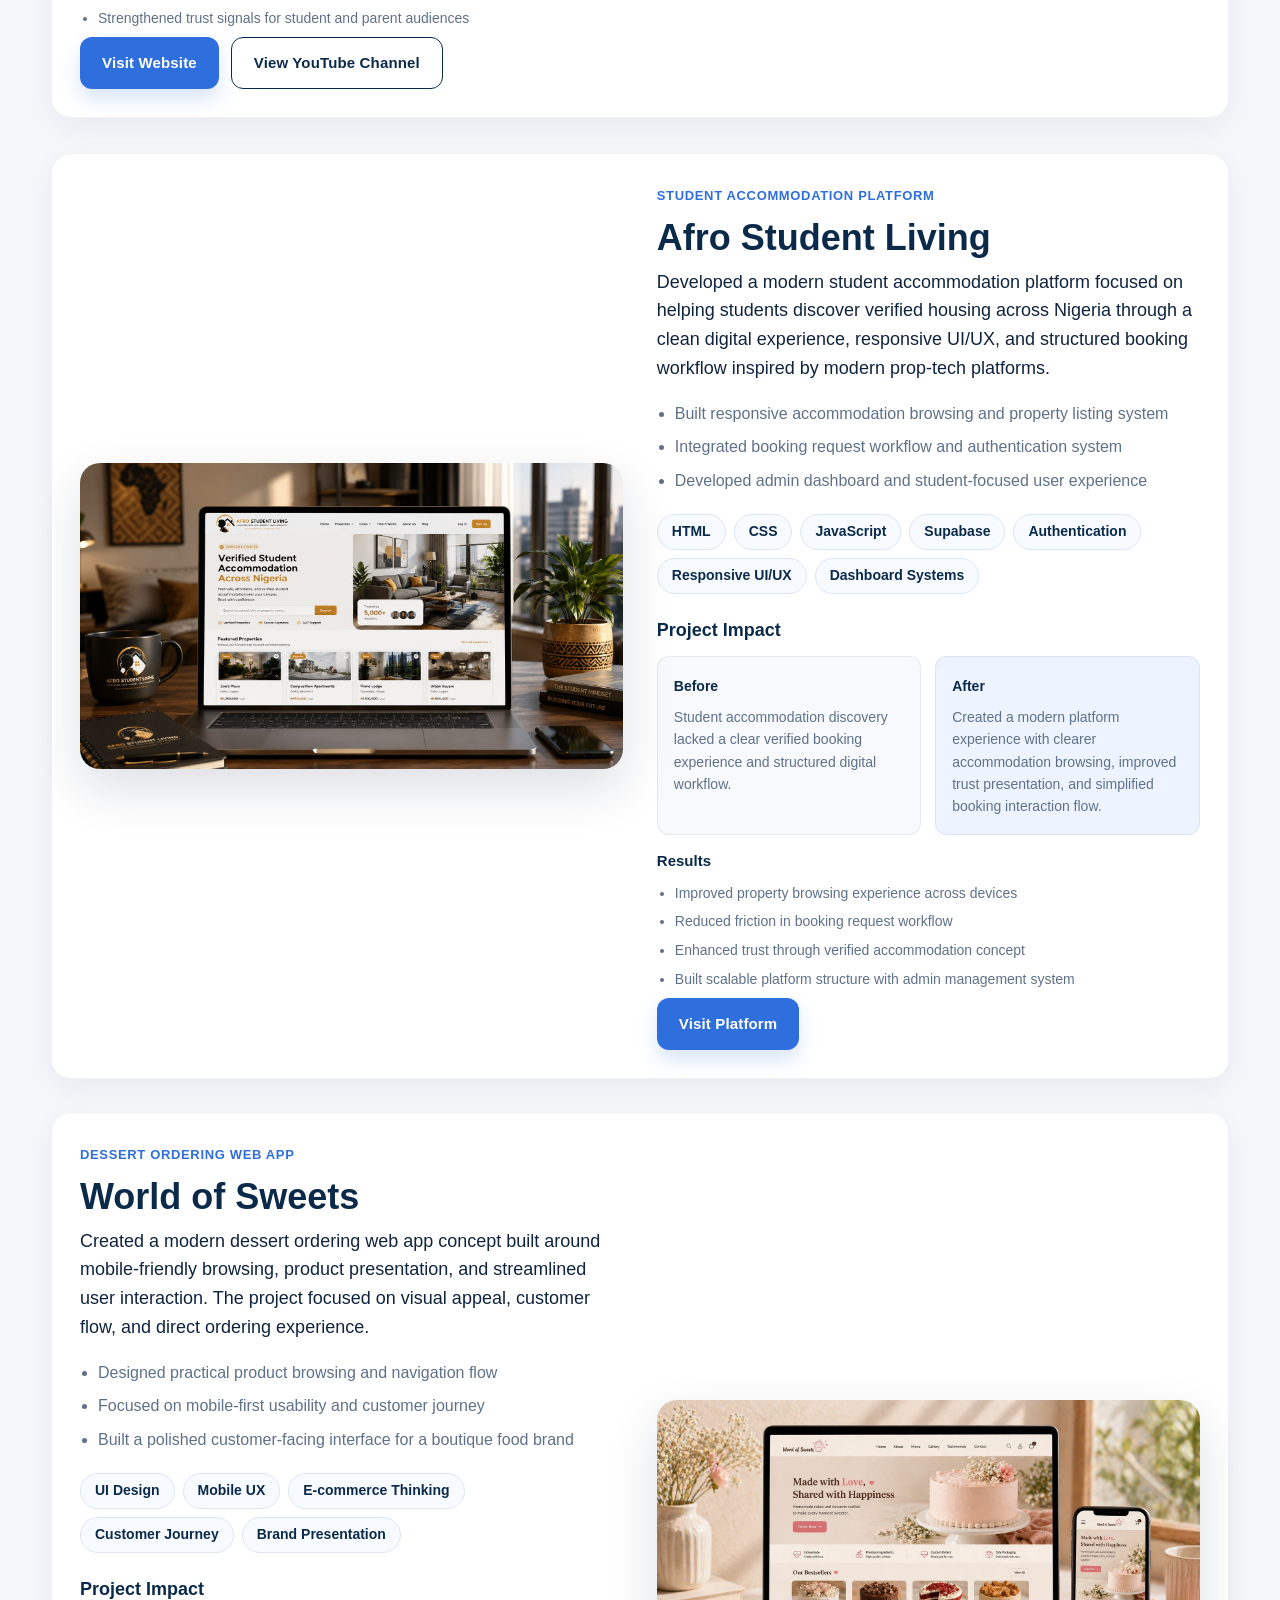
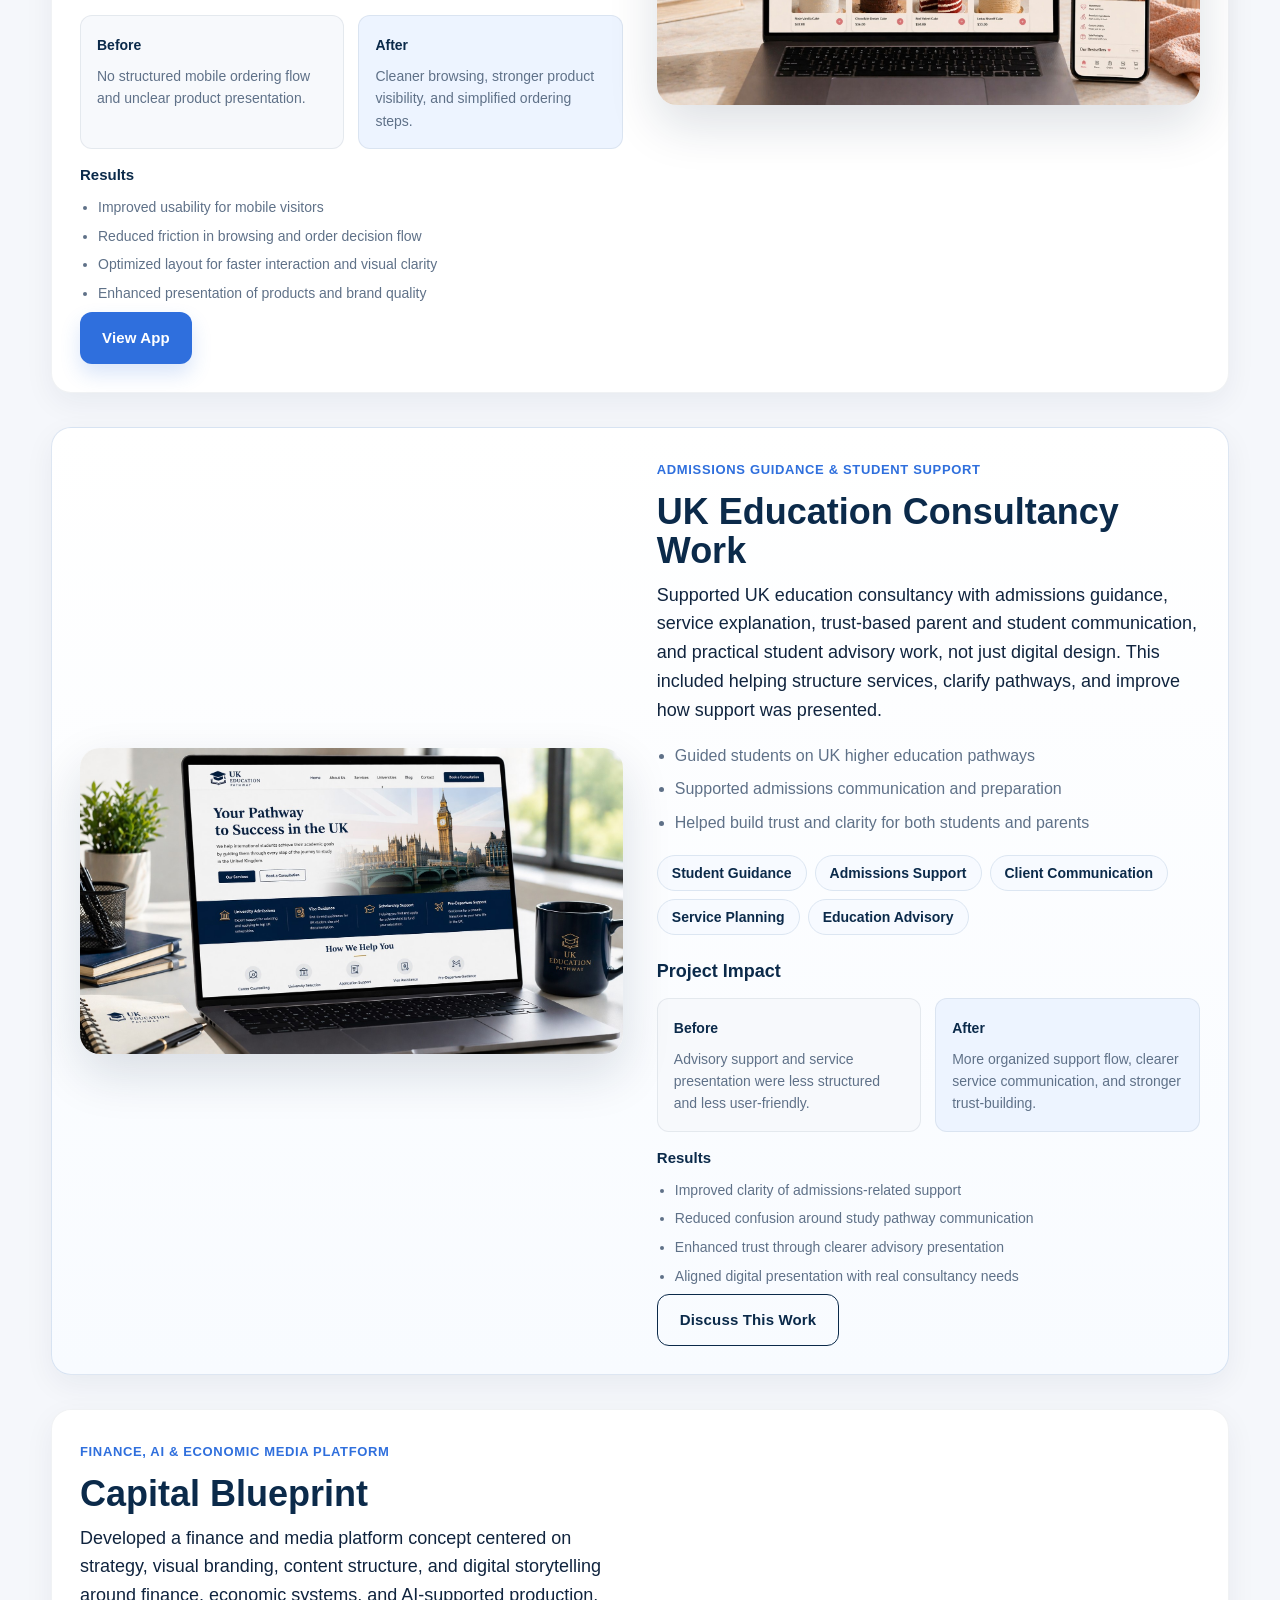
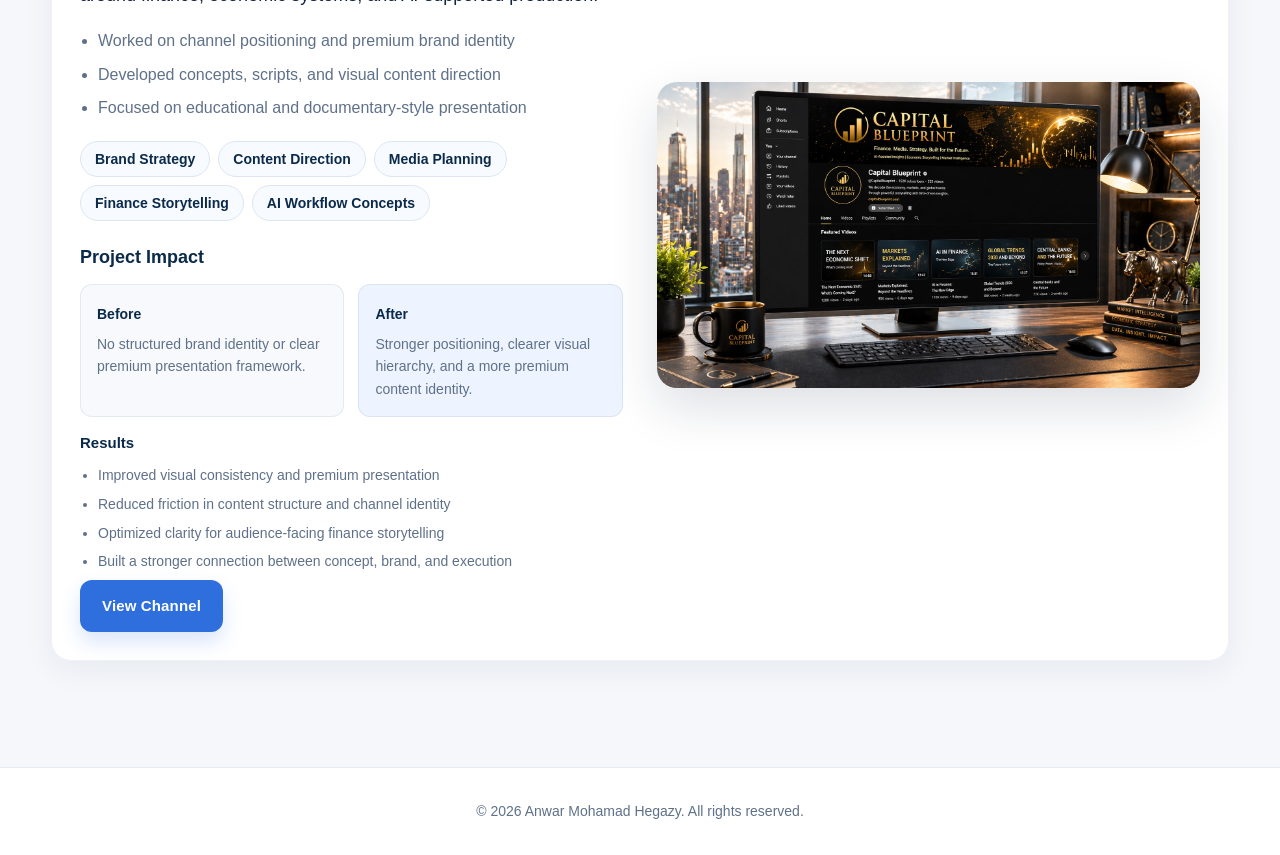
<file: projects.html>
<!DOCTYPE html>
<html lang="en">
<head>
  <meta charset="UTF-8" />
  <meta name="viewport" content="width=device-width, initial-scale=1.0" />
  <title>Anwar Hegazy | Projects</title>
  <meta
    name="description"
    content="Selected projects and digital work by Anwar Hegazy, including education consultancy platforms, app concepts, and media brands."
  />
  <link rel="icon" type="image/png" href="images/favicon.png" />
  <link rel="stylesheet" href="style.css" />
</head>
<body>
  <header class="site-header">
    <div class="container header-inner">
      <div class="brand-spacer"></div>

      <nav class="main-nav">
        <a href="index.html">Home</a>
        <a href="about.html">About Me</a>
        <a href="experience.html">Experience</a>
        <a href="certifications.html">Certifications</a>
        <a href="projects.html" class="active">Projects</a>
        <a href="contact.html">Contact</a>
      </nav>

      <div class="header-right">
        <a href="contact.html" class="header-btn">Contact Me</a>
      </div>

      <button class="menu-toggle" aria-label="Menu">☰</button>
    </div>

    <div class="mobile-nav">
      <a href="index.html">Home</a>
      <a href="about.html">About Me</a>
      <a href="experience.html">Experience</a>
      <a href="certifications.html">Certifications</a>
      <a href="projects.html">Projects</a>
      <a href="contact.html">Contact</a>
    </div>
  </header>

  <section class="page-hero fade-in-section">
    <div class="container">
      <h1>Projects, Platforms & Professional Work</h1>
      <p>
        A curated selection of websites, digital platforms, consultancy-based work,
        and media channels reflecting my ability to combine business support,
        communication, service thinking, and modern digital execution.
      </p>
      <p class="metrics-note">
        Focused on improving user experience, reducing friction, and optimizing mobile-first clarity across every project.
      </p>
    </div>
  </section>

  <section class="section">
    <div class="container">
      <div class="recruiter-strip fade-in-section">
        <h3>What These Projects Demonstrate</h3>
        <p>
          These projects highlight more than digital presentation. They reflect practical business thinking,
          structured communication, service-oriented execution, user-focused design, and the ability to
          connect real needs with effective online experiences across education, customer-facing business,
          and media.
        </p>
      </div>

      <div class="projects-stack">

        <article class="project-showcase reverse fade-in-section">
          <div class="project-showcase-media">
            <a href="https://www.ukeducationpathway.co.uk/" target="_blank" class="project-image-wrap">
              <img src="images/uk-education-pathway-preview.jpg" alt="UK Education Pathway preview" />
              <div class="project-image-overlay"><span>Visit Project</span></div>
            </a>
          </div>

          <div class="project-showcase-content">
            <span class="project-kicker">Education Consultancy Platform</span>
            <h2>UK Education Pathway</h2>
            <p>
              Developed a professional education consultancy platform designed to support students and families
              through UK university admissions, service communication, and structured digital journey built on trust,
              clarity, and professional positioning.
            </p>

            <ul class="project-points">
              <li>Built service pages focused on clear guidance flow</li>
              <li>Positioned services around admissions guidance and support</li>
              <li>Connected website presentation with consultancy goals</li>
            </ul>

            <div class="skills-tags">
              <span>Website Strategy</span>
              <span>Consultancy Positioning</span>
              <span>UX Structure</span>
              <span>Education Services</span>
              <span>Content Planning</span>
            </div>

<button class="project-details-toggle">
  View Project Details
</button>

            <div class="project-impact">
              <h4>Project Impact</h4>

              <div class="impact-grid">
                <div class="impact-box before">
                  <strong>Before</strong>
                  <p>Unstructured service presentation with unclear user journey and weak trust signals.</p>
                </div>
                <div class="impact-box after">
                  <strong>After</strong>
                  <p>Clear structured flow, stronger messaging, and improved trust through clean UI and service positioning.</p>
                </div>
              </div>

              <div class="results">
                <h5>Results</h5>
                <ul>
                  <li>Improved UX through clearer navigation and content hierarchy</li>
                  <li>Reduced friction in understanding services and next steps</li>
                  <li>Optimized mobile experience and readability</li>
                  <li>Strengthened trust signals for student and parent audiences</li>
                </ul>
              </div>
            </div>

            <div class="project-links">
              <a href="https://www.ukeducationpathway.co.uk/" target="_blank" class="btn-primary">Visit Website</a>
              <a href="https://www.youtube.com/@UKEducationPathway" target="_blank" class="btn-outline-dark">View YouTube Channel</a>
            </div>
          </div>
        </article>

<article class="project-showcase fade-in-section">

  <div class="project-showcase-media">
    <a href="https://www.afrostudent-living.com/" target="_blank" class="project-image-wrap">
      <img src="images/afro-student-living-preview.jpg" alt="Afro Student Living preview" />
      <div class="project-image-overlay">
        <span>Visit Platform</span>
      </div>
    </a>
  </div>

  <div class="project-showcase-content">

    <span class="project-kicker">
      Student Accommodation Platform
    </span>

    <h2>Afro Student Living</h2>

    <p>
      Developed a modern student accommodation platform focused on helping students
      discover verified housing across Nigeria through a clean digital experience,
      responsive UI/UX, and structured booking workflow inspired by modern prop-tech platforms.
    </p>

    <ul class="project-points">
      <li>Built responsive accommodation browsing and property listing system</li>
      <li>Integrated booking request workflow and authentication system</li>
      <li>Developed admin dashboard and student-focused user experience</li>
    </ul>

    <div class="skills-tags">
      <span>HTML</span>
      <span>CSS</span>
      <span>JavaScript</span>
      <span>Supabase</span>
      <span>Authentication</span>
      <span>Responsive UI/UX</span>
      <span>Dashboard Systems</span>
    </div>

<button class="project-details-toggle">
  View Project Details
</button>

    <div class="project-impact">

      <h4>Project Impact</h4>

      <div class="impact-grid">

        <div class="impact-box before">
          <strong>Before</strong>
          <p>
            Student accommodation discovery lacked a clear verified booking experience
            and structured digital workflow.
          </p>
        </div>

        <div class="impact-box after">
          <strong>After</strong>
          <p>
            Created a modern platform experience with clearer accommodation browsing,
            improved trust presentation, and simplified booking interaction flow.
          </p>
        </div>

      </div>

      <div class="results">

        <h5>Results</h5>

        <ul>
          <li>Improved property browsing experience across devices</li>
          <li>Reduced friction in booking request workflow</li>
          <li>Enhanced trust through verified accommodation concept</li>
          <li>Built scalable platform structure with admin management system</li>
        </ul>

      </div>

    </div>

    <div class="project-links">
      <a href="https://www.afrostudent-living.com/" target="_blank" class="btn-primary">
        Visit Platform
      </a>
    </div>

  </div>

</article>

        <article class="project-showcase reverse fade-in-section">
          <div class="project-showcase-media">
            <a href="https://world-of-sweets.vercel.app/" target="_blank" class="project-image-wrap">
  <img src="images/world-of-sweets-preview.jpg" alt="World of Sweets preview" />
  <div class="project-image-overlay"><span>Open App</span></div>
</a>
          </div>

          <div class="project-showcase-content">
            <span class="project-kicker">Dessert Ordering Web App</span>
            <h2>World of Sweets</h2>
            <p>
              Created a modern dessert ordering web app concept built around mobile-friendly browsing,
              product presentation, and streamlined user interaction. The project focused on visual appeal,
              customer flow, and direct ordering experience.
            </p>

            <ul class="project-points">
              <li>Designed practical product browsing and navigation flow</li>
              <li>Focused on mobile-first usability and customer journey</li>
              <li>Built a polished customer-facing interface for a boutique food brand</li>
            </ul>

            <div class="skills-tags">
              <span>UI Design</span>
              <span>Mobile UX</span>
              <span>E-commerce Thinking</span>
              <span>Customer Journey</span>
              <span>Brand Presentation</span>
            </div>

<button class="project-details-toggle">
  View Project Details
</button>

            <div class="project-impact">
              <h4>Project Impact</h4>

              <div class="impact-grid">
                <div class="impact-box before">
                  <strong>Before</strong>
                  <p>No structured mobile ordering flow and unclear product presentation.</p>
                </div>
                <div class="impact-box after">
                  <strong>After</strong>
                  <p>Cleaner browsing, stronger product visibility, and simplified ordering steps.</p>
                </div>
              </div>

              <div class="results">
                <h5>Results</h5>
                <ul>
                  <li>Improved usability for mobile visitors</li>
                  <li>Reduced friction in browsing and order decision flow</li>
                  <li>Optimized layout for faster interaction and visual clarity</li>
                  <li>Enhanced presentation of products and brand quality</li>
                </ul>
              </div>
            </div>

            <div class="project-links">
              <a href="https://world-of-sweets.vercel.app/" target="_blank" class="btn-primary">View App</a>
            </div>
          </div>
        </article>

        <article class="project-showcase consultancy-project fade-in-section">
          <div class="project-showcase-media">
            <div class="project-image-wrap static-image">
              <img src="images/uk-education-pathway-preview.jpg" alt="UK education consultancy work preview" />
              <div class="project-image-overlay"><span>Consultancy Work</span></div>
            </div>
          </div>

          <div class="project-showcase-content">
            <span class="project-kicker">Admissions Guidance & Student Support</span>
            <h2>UK Education Consultancy Work</h2>
            <p>
              Supported UK education consultancy with admissions guidance, service explanation,
              trust-based parent and student communication, and practical student advisory work,
              not just digital design. This included helping structure services, clarify pathways,
              and improve how support was presented.
            </p>

            <ul class="project-points">
              <li>Guided students on UK higher education pathways</li>
              <li>Supported admissions communication and preparation</li>
              <li>Helped build trust and clarity for both students and parents</li>
            </ul>

            <div class="skills-tags">
              <span>Student Guidance</span>
              <span>Admissions Support</span>
              <span>Client Communication</span>
              <span>Service Planning</span>
              <span>Education Advisory</span>
            </div>

<button class="project-details-toggle">
  View Project Details
</button>

            <div class="project-impact">
              <h4>Project Impact</h4>

              <div class="impact-grid">
                <div class="impact-box before">
                  <strong>Before</strong>
                  <p>Advisory support and service presentation were less structured and less user-friendly.</p>
                </div>
                <div class="impact-box after">
                  <strong>After</strong>
                  <p>More organized support flow, clearer service communication, and stronger trust-building.</p>
                </div>
              </div>

              <div class="results">
                <h5>Results</h5>
                <ul>
                  <li>Improved clarity of admissions-related support</li>
                  <li>Reduced confusion around study pathway communication</li>
                  <li>Enhanced trust through clearer advisory presentation</li>
                  <li>Aligned digital presentation with real consultancy needs</li>
                </ul>
              </div>
            </div>

            <div class="project-links">
              <a href="contact.html" class="btn-outline-dark">Discuss This Work</a>
            </div>
          </div>
        </article>

        <article class="project-showcase reverse fade-in-section">
          <div class="project-showcase-media">
            <a href="https://www.youtube.com/@capitalblueprintmedia" target="_blank" class="project-image-wrap">
              <img src="images/capital-blueprint-preview.jpg" alt="Capital Blueprint preview" />
              <div class="project-image-overlay"><span>View Channel</span></div>
            </a>
          </div>

          <div class="project-showcase-content">
            <span class="project-kicker">Finance, AI & Economic Media Platform</span>
            <h2>Capital Blueprint</h2>
            <p>
              Developed a finance and media platform concept centered on strategy, visual branding,
              content structure, and digital storytelling around finance, economic systems,
              and AI-supported production.
            </p>

            <ul class="project-points">
              <li>Worked on channel positioning and premium brand identity</li>
              <li>Developed concepts, scripts, and visual content direction</li>
              <li>Focused on educational and documentary-style presentation</li>
            </ul>

            <div class="skills-tags">
              <span>Brand Strategy</span>
              <span>Content Direction</span>
              <span>Media Planning</span>
              <span>Finance Storytelling</span>
              <span>AI Workflow Concepts</span>
            </div>

<button class="project-details-toggle">
  View Project Details
</button>

            <div class="project-impact">
              <h4>Project Impact</h4>

              <div class="impact-grid">
                <div class="impact-box before">
                  <strong>Before</strong>
                  <p>No structured brand identity or clear premium presentation framework.</p>
                </div>
                <div class="impact-box after">
                  <strong>After</strong>
                  <p>Stronger positioning, clearer visual hierarchy, and a more premium content identity.</p>
                </div>
              </div>

              <div class="results">
                <h5>Results</h5>
                <ul>
                  <li>Improved visual consistency and premium presentation</li>
                  <li>Reduced friction in content structure and channel identity</li>
                  <li>Optimized clarity for audience-facing finance storytelling</li>
                  <li>Built a stronger connection between concept, brand, and execution</li>
                </ul>
              </div>
            </div>

            <div class="project-links">
              <a href="https://www.youtube.com/@capitalblueprintmedia" target="_blank" class="btn-primary">View Channel</a>
            </div>
          </div>
        </article>

      </div>
    </div>
  </section>

  <footer class="site-footer">
    <div class="container footer-inner">
      <p>© 2026 Anwar Mohamad Hegazy. All rights reserved.</p>
    </div>
  </footer>

  <script src="script.js"></script>
</body>
</html>
</file>
<file: style.css>
:root {
  --navy: #0b2a4a;
  --navy-2: #163b63;
  --blue: #2f6fdd;
  --blue-dark: #255fc7;
  --text: #10243e;
  --muted: #5f7188;
  --bg: #f5f7fb;
  --bg-soft: #eef3f9;
  --white: #ffffff;
  --line: #e4ebf3;
  --card: #ffffff;
  --shadow: 0 12px 34px rgba(16, 36, 62, 0.08);
  --shadow-soft: 0 8px 24px rgba(16, 36, 62, 0.05);
  --shadow-strong: 0 20px 50px rgba(16, 36, 62, 0.14);
  --radius: 20px;
  --max: 1240px;
}

* {
  box-sizing: border-box;
}

html {
  scroll-behavior: smooth;
}

body {
  margin: 0;
  font-family: Arial, sans-serif;
  color: var(--text);
  background: var(--bg);
  line-height: 1.6;
  -webkit-font-smoothing: antialiased;
  -moz-osx-font-smoothing: grayscale;
}

img {
  max-width: 100%;
  display: block;
}

a {
  color: inherit;
  text-decoration: none;
}

.container {
  width: min(92%, var(--max));
  margin: 0 auto;
}

/* Header */
.site-header {
  position: sticky;
  top: 0;
  z-index: 1000;
  background: rgba(255, 255, 255, 0.96);
  backdrop-filter: blur(10px);
  border-bottom: 1px solid var(--line);
}

.site-header.scrolled {
  box-shadow: 0 8px 24px rgba(16, 36, 62, 0.08);
}

.header-inner {
  min-height: 86px;
  display: grid;
  grid-template-columns: 1fr auto 1fr;
  align-items: center;
}

.brand-spacer {
  min-height: 1px;
}

.main-nav {
  display: flex;
  justify-content: center;
  gap: 30px;
  align-items: center;
  flex-wrap: wrap;
}

.main-nav a {
  color: var(--navy);
  font-size: 15px;
  font-weight: 600;
  position: relative;
  padding: 8px 2px;
  transition: color 0.25s ease;
}

.main-nav a::after {
  content: "";
  position: absolute;
  left: 0;
  bottom: 2px;
  width: 0;
  height: 2px;
  background: var(--blue);
  transition: width 0.25s ease;
}

.main-nav a:hover::after,
.main-nav a.active::after {
  width: 100%;
}

.header-right {
  display: flex;
  justify-content: flex-end;
  gap: 12px;
}

.header-btn {
  display: inline-flex;
  align-items: center;
  justify-content: center;
  min-height: 46px;
  border: 1px solid var(--navy);
  color: var(--navy);
  padding: 0 20px;
  border-radius: 12px;
  font-size: 15px;
  font-weight: 600;
  transition: 0.25s ease;
}

.header-btn:hover {
  background: var(--navy);
  color: var(--white);
}

.menu-toggle {
  display: none;
  justify-self: end;
  background: #fff;
  border: 1px solid var(--line);
  color: var(--navy);
  border-radius: 10px;
  padding: 10px 12px;
  font-size: 20px;
  cursor: pointer;
}

.mobile-nav {
  display: none;
  border-top: 1px solid var(--line);
  background: #fff;
}

.mobile-nav.show {
  display: block;
}

.mobile-nav a {
  display: block;
  padding: 15px 4%;
  border-bottom: 1px solid #eef3f8;
  color: var(--navy);
  font-weight: 500;
}

/* Buttons */
.btn-primary,
.btn-secondary,
.btn-light,
.btn-outline-dark {
  display: inline-flex;
  align-items: center;
  justify-content: center;
  min-height: 52px;
  padding: 0 22px;
  border-radius: 12px;
  font-size: 15px;
  font-weight: 700;
  letter-spacing: 0.01em;
  transition: 0.25s ease;
}

.btn-primary {
  background: var(--blue);
  color: var(--white);
  border: none;
  box-shadow: 0 10px 20px rgba(47, 111, 221, 0.18);
}

.btn-primary:hover {
  background: var(--blue-dark);
  transform: translateY(-1px);
  box-shadow: 0 14px 28px rgba(47, 111, 221, 0.24);
}

.btn-secondary {
  border: 1px solid rgba(255,255,255,0.88);
  color: var(--white);
  background: transparent;
}

.btn-secondary:hover {
  background: rgba(255,255,255,0.1);
}

.btn-light {
  background: var(--white);
  color: var(--navy);
}

.btn-light:hover {
  background: #f1f5fb;
}

.btn-outline-dark {
  background: transparent;
  color: var(--navy);
  border: 1px solid var(--navy);
}

.btn-outline-dark:hover {
  background: var(--navy);
  color: var(--white);
  box-shadow: 0 12px 24px rgba(11, 42, 74, 0.16);
}

/* Hero */
.hero {
  min-height: calc(100vh - 86px);
  background:
    linear-gradient(to right, rgba(11, 42, 74, 0.84), rgba(11, 42, 74, 0.56), rgba(11, 42, 74, 0.16)),
    url("images/hero-bg.jpg") center center / cover no-repeat;
  display: flex;
  align-items: center;
}

.hero-inner {
  padding: 90px 0;
}

.hero-copy {
  max-width: 780px;
  color: var(--white);
}

.eyebrow {
  display: inline-block;
  margin-bottom: 18px;
  font-size: 13px;
  letter-spacing: 0.18em;
  text-transform: uppercase;
  opacity: 0.92;
}

.hero h1 {
  margin: 0 0 18px;
  font-size: clamp(56px, 7vw, 92px);
  line-height: 0.96;
  letter-spacing: -0.04em;
  font-weight: 700;
}

.hero-subtitle {
  margin: 0 0 22px;
  font-size: clamp(20px, 2vw, 32px);
  line-height: 1.4;
  opacity: 0.98;
}

.hero-description {
  max-width: 760px;
  margin: 0 0 34px;
  font-size: 18px;
  line-height: 1.7;
  opacity: 0.95;
}

.hero-actions {
  display: flex;
  flex-wrap: wrap;
  gap: 14px;
}

/* Generic cards */
.home-intro-card,
.home-photo-card,
.home-feature-card,
.card {
  background: var(--card);
  border-radius: var(--radius);
  box-shadow: 0 10px 30px rgba(16, 36, 62, 0.06);
  border: 1px solid rgba(11, 42, 74, 0.06);
}

/* Home */
.home-section {
  padding: 70px 0;
}

.home-intro-grid {
  display: grid;
  grid-template-columns: 1.1fr 0.9fr;
  gap: 26px;
  align-items: stretch;
}

.home-intro-card {
  padding: 34px;
}

.home-intro-card h2 {
  margin: 0 0 16px;
  font-size: 38px;
  line-height: 1.05;
  color: var(--navy);
}

.home-intro-card p {
  margin: 0 0 14px;
  font-size: 18px;
  color: var(--text);
}

.home-photo-card {
  overflow: hidden;
  min-height: 100%;
}

.home-photo-card img {
  width: 100%;
  height: 100%;
  object-fit: cover;
}

.home-feature-grid {
  display: grid;
  grid-template-columns: repeat(4, 1fr);
  gap: 22px;
  margin-top: 24px;
}

.home-feature-card {
  padding: 24px;
}

.home-feature-card h3 {
  margin: 0 0 10px;
  font-size: 24px;
  line-height: 1.2;
  color: var(--navy);
}

.home-feature-card p {
  margin: 0;
  color: var(--muted);
  font-size: 16px;
}

.featured-projects-grid {
  display: grid;
  grid-template-columns: repeat(3, 1fr);
  gap: 22px;
  margin-top: 26px;
}

.featured-project-card {
  background: var(--white);
  border: 1px solid rgba(11, 42, 74, 0.06);
  border-radius: 18px;
  overflow: hidden;
  box-shadow: 0 10px 30px rgba(16, 36, 62, 0.06);
}

.featured-project-media {
  aspect-ratio: 16 / 10;
  overflow: hidden;
  background: #fff;
}

.featured-project-media img {
  width: 100%;
  height: 100%;
  object-fit: cover;
}

.featured-project-body {
  padding: 22px;
}

.featured-project-body h3 {
  margin: 0 0 10px;
  font-size: 24px;
  color: var(--navy);
}

.featured-project-label {
  display: inline-block;
  margin-bottom: 12px;
  font-size: 13px;
  font-weight: 700;
  letter-spacing: 0.04em;
  text-transform: uppercase;
  color: var(--blue);
}

.featured-project-body p {
  margin: 0 0 16px;
  color: var(--muted);
  font-size: 16px;
}

/* Stats */
.stats-row {
  display: grid;
  grid-template-columns: repeat(4, 1fr);
  gap: 18px;
  margin-top: 24px;
}

.stat-box {
  background: #f8fbff;
  border: 1px solid rgba(11, 42, 74, 0.06);
  border-radius: 16px;
  padding: 20px;
}

.stat-box strong,
.stat-number {
  display: block;
  font-size: 28px;
  color: var(--navy);
  font-weight: 700;
  line-height: 1.1;
  letter-spacing: -0.03em;
}

.stat-box span,
.stat-label {
  font-size: 14px;
  color: var(--muted);
}

/* Recruiter strip */
.recruiter-strip {
  margin-top: 0;
  margin-bottom: 32px;
  background: linear-gradient(135deg, #0b2a4a, #173c64);
  color: #fff;
  border-radius: 22px;
  padding: 30px 32px;
  box-shadow: 0 18px 44px rgba(11, 42, 74, 0.18);
}

.recruiter-strip h3 {
  margin: 0 0 12px;
  font-size: 28px;
  letter-spacing: -0.02em;
}

.recruiter-strip p {
  margin: 0;
  font-size: 17px;
  line-height: 1.7;
  color: rgba(255,255,255,0.92);
}

/* Page hero */
.page-hero {
  padding: 110px 0 42px;
  background: #fff;
  border-bottom: 1px solid var(--line);
}

.page-hero h1 {
  margin: 0;
  font-size: clamp(42px, 5vw, 68px);
  line-height: 1;
  letter-spacing: -0.04em;
  color: var(--navy);
}

.page-hero p {
  max-width: 900px;
  margin: 18px 0 0;
  font-size: 20px;
  color: var(--muted);
}

/* Sections */
.section {
  padding: 80px 0;
}

.section-tight {
  padding: 56px 0 80px;
}

.section-block {
  margin-bottom: 60px;
}

.section-title {
  margin: 0 0 18px;
  font-size: clamp(34px, 4vw, 48px);
  line-height: 1.05;
  letter-spacing: -0.03em;
  color: var(--navy);
}

.section-subtitle {
  margin: 0 0 30px;
  font-size: clamp(28px, 3vw, 36px);
  line-height: 1.08;
  letter-spacing: -0.025em;
  color: var(--navy);
}

.section-intro {
  max-width: 900px;
  margin: 0 0 32px;
  font-size: 18px;
  color: var(--muted);
}

/* About */
.about-grid {
  display: grid;
  grid-template-columns: 420px 1fr;
  gap: 44px;
  align-items: center;
}

.about-photo.card {
  overflow: hidden;
}

.about-photo img {
  width: 100%;
  aspect-ratio: 0.82 / 1;
  object-fit: cover;
}

.about-copy.card {
  padding: 34px;
}

.about-copy h2 {
  margin: 0 0 18px;
  font-size: 44px;
  line-height: 1;
  color: var(--navy);
}

.about-copy p {
  margin: 0 0 16px;
  font-size: 19px;
  color: var(--text);
}

/* Experience */
.timeline {
  display: grid;
  gap: 22px;
}

.timeline-card {
  padding: 28px 30px;
}

.timeline-card h3 {
  margin: 0 0 8px;
  font-size: 30px;
  line-height: 1.1;
  color: var(--navy);
}

.timeline-meta {
  margin: 0 0 18px;
  font-size: 18px;
  color: var(--muted);
  font-weight: 700;
}

.timeline-card p {
  margin: 0;
  font-size: 18px;
  color: var(--text);
}

.highlights-grid {
  display: grid;
  grid-template-columns: repeat(3, 1fr);
  gap: 22px;
  margin-top: 26px;
}

.highlight-card {
  padding: 26px;
  border-left: 4px solid var(--blue);
}

.highlight-card h4 {
  margin: 0 0 12px;
  font-size: 24px;
  color: var(--navy);
  line-height: 1.2;
}

.highlight-card p {
  margin: 0;
  font-size: 17px;
  color: var(--muted);
}

/* Old certificate grid if needed elsewhere */
.cert-grid {
  display: grid;
  grid-template-columns: repeat(2, 1fr);
  gap: 22px;
}

.cert-card {
  padding: 28px;
  padding-top: 30px;
}

.cert-card h3 {
  margin: 0 0 10px;
  font-size: 26px;
  color: var(--navy);
  line-height: 1.2;
}

.cert-card p {
  margin: 0 0 14px;
  font-size: 17px;
  color: var(--muted);
}

.cert-image-link {
  display: block;
  transition: transform 0.25s ease;
}

.cert-image-link:hover {
  transform: translateY(-4px);
}

.cert-image {
  margin-top: 16px;
  height: 220px;
  overflow: hidden;
  border-radius: 12px;
  border: 1px solid #e6edf6;
  background: #fff;
}

.cert-image img {
  width: 100%;
  height: 100%;
  object-fit: cover;
  object-position: top;
  display: block;
  transition: transform 0.3s ease;
}

.cert-action {
  margin-top: 14px;
  margin-bottom: 0;
}

.cert-action a {
  color: var(--blue);
  font-weight: 600;
}

.cert-action a:hover {
  text-decoration: underline;
}

.small-note {
  margin-top: 20px;
  font-size: 16px;
  color: var(--muted);
}

/* Projects - agency level */
.projects-stack {
  display: grid;
  gap: 34px;
}

.project-showcase {
  display: grid;
  grid-template-columns: 1.02fr 0.98fr;
  gap: 34px;
  align-items: center;
  background: var(--white);
  border: 1px solid rgba(11, 42, 74, 0.06);
  border-radius: 20px;
  padding: 28px;
  box-shadow: 0 10px 30px rgba(16, 36, 62, 0.06);
  transition: transform 0.3s ease, box-shadow 0.3s ease;
}

.project-showcase:hover {
  transform: translateY(-4px);
  box-shadow: 0 18px 44px rgba(16, 36, 62, 0.10);
}

.project-showcase.reverse {
  grid-template-columns: 0.98fr 1.02fr;
}

.project-showcase.reverse .project-showcase-media {
  order: 2;
}

.project-showcase.reverse .project-showcase-content {
  order: 1;
}

.project-showcase-content h2 {
  margin: 0 0 10px;
  font-size: 36px;
  line-height: 1.08;
  color: var(--navy);
}

.project-kicker {
  display: inline-block;
  margin-bottom: 12px;
  font-size: 13px;
  font-weight: 700;
  letter-spacing: 0.05em;
  text-transform: uppercase;
  color: var(--blue);
}

.project-showcase-content p {
  margin: 0 0 18px;
  font-size: 18px;
  color: var(--text);
}

.project-points {
  margin: 0 0 20px 18px;
  padding: 0;
}

.project-points li {
  margin-bottom: 8px;
  color: var(--muted);
  font-size: 16px;
}

.project-showcase-media {
  min-width: 0;
}

.project-image-wrap {
  position: relative;
  display: block;
  overflow: hidden;
  border-radius: 20px;
  box-shadow: var(--shadow-strong);
  background: #fff;
}

.project-image-wrap img {
  width: 100%;
  height: auto;
  display: block;
  transition: transform 0.55s ease, filter 0.35s ease;
}

.project-image-overlay {
  position: absolute;
  inset: 0;
  background: linear-gradient(to top, rgba(11, 42, 74, 0.68), rgba(11, 42, 74, 0.12));
  display: flex;
  align-items: flex-end;
  justify-content: flex-start;
  padding: 24px;
  opacity: 0;
  transition: opacity 0.35s ease;
}

.project-image-overlay span {
  display: inline-flex;
  align-items: center;
  justify-content: center;
  min-height: 42px;
  padding: 0 16px;
  background: rgba(255, 255, 255, 0.96);
  color: var(--navy);
  border-radius: 999px;
  font-size: 13px;
  font-weight: 700;
}

.project-image-wrap:hover img {
  transform: scale(1.035);
  filter: brightness(0.97);
}

.project-image-wrap:hover .project-image-overlay {
  opacity: 1;
}

.static-image {
  cursor: default;
  border-radius: 20px;
  overflow: hidden;
}

.static-image img {
  transition: transform 0.55s ease, filter 0.35s ease;
}

.static-image:hover img {
  transform: scale(1.035);
  filter: brightness(0.97);
}

.skills-tags {
  display: flex;
  flex-wrap: wrap;
  gap: 8px;
  margin: 20px 0 22px;
}

.skills-tags span {
  display: inline-flex;
  align-items: center;
  min-height: 36px;
  padding: 0 14px;
  border-radius: 999px;
  background: #f7faff;
  border: 1px solid #dce6f2;
  color: var(--navy);
  font-size: 14px;
  font-weight: 600;
  transition: all 0.22s ease;
}

.skills-tags span:hover {
  background: var(--navy);
  color: #fff;
  border-color: var(--navy);
  transform: translateY(-1px);
}

.project-links {
  display: flex;
  flex-wrap: wrap;
  gap: 12px;
  margin-top: 6px;
}

.consultancy-project {
  background: linear-gradient(180deg, #ffffff, #f8fbff);
  border: 1px solid rgba(30, 90, 168, 0.15);
}

/* Contact */
.contact-grid {
  display: grid;
  grid-template-columns: 1fr 1fr;
  gap: 28px;
}

.contact-card {
  padding: 30px;
}

.contact-card h3 {
  margin: 0 0 18px;
  font-size: 30px;
  color: var(--navy);
}

.contact-card p {
  margin: 0 0 14px;
  font-size: 18px;
  color: var(--text);
}

.contact-card a {
  color: var(--blue);
}

.form-grid {
  display: grid;
  gap: 16px;
}

.two-col {
  display: grid;
  grid-template-columns: 1fr 1fr;
  gap: 16px;
}

.form-group label {
  display: block;
  margin-bottom: 8px;
  font-size: 15px;
  color: var(--navy);
  font-weight: 600;
}

.form-group input,
.form-group textarea {
  width: 100%;
  border: 1px solid #c9d5e4;
  border-radius: 12px;
  padding: 14px 14px;
  font-size: 16px;
  font-family: inherit;
  color: var(--text);
  background: #fff;
  transition: border-color 0.2s ease, box-shadow 0.2s ease;
}

.form-group textarea {
  resize: vertical;
  min-height: 150px;
}

.form-group input:focus,
.form-group textarea:focus {
  outline: none;
  border-color: var(--blue);
  box-shadow: 0 0 0 4px rgba(47, 111, 221, 0.10);
}

.contact-strip {
  display: grid;
  grid-template-columns: repeat(3, 1fr);
  gap: 22px;
  margin-top: 22px;
}

.contact-mini {
  padding: 22px;
}

.contact-mini h4 {
  margin: 0 0 10px;
  font-size: 22px;
  color: var(--navy);
}

.contact-mini p {
  margin: 0;
  color: var(--muted);
}

.references {
  text-align: center;
  margin-top: 26px;
  font-size: 22px;
  font-weight: 700;
  color: var(--navy);
}

/* Footer */
.site-footer {
  background: #fff;
  border-top: 1px solid var(--line);
  padding: 32px 0;
  margin-top: 26px;
}

.footer-inner {
  display: flex;
  align-items: center;
  justify-content: center;
  gap: 18px;
}

.footer-inner p {
  margin: 0;
  color: var(--muted);
  font-size: 14px;
  text-align: center;
}

/* Scroll animations */
.fade-in-section {
  opacity: 0;
  transform: translateY(28px);
  transition: opacity 0.8s ease, transform 0.8s ease;
  will-change: opacity, transform;
}

.fade-in-section.is-visible {
  opacity: 1;
  transform: translateY(0);
}

/* Hover animation */
.card,
.home-feature-card,
.featured-project-card,
.stat-box,
.highlight-card,
.contact-mini,
.timeline-card,
.project-showcase,
.cert-card,
.contact-card {
  transition: transform 0.3s ease, box-shadow 0.3s ease;
}

.card:hover,
.home-feature-card:hover,
.featured-project-card:hover,
.stat-box:hover,
.highlight-card:hover,
.contact-mini:hover,
.timeline-card:hover,
.project-showcase:hover,
.cert-card:hover,
.contact-card:hover {
  transform: translateY(-4px);
  box-shadow: 0 18px 44px rgba(16, 36, 62, 0.10);
}

/* Certifications page only - desktop/tablet layout */
.certifications-page .projects-stack {
  display: grid;
  grid-template-columns: repeat(2, 1fr);
  gap: 26px;
  align-items: stretch;
}

.certifications-page .project-showcase,
.certifications-page .project-showcase.reverse,
.certifications-page .consultancy-project {
  display: flex;
  flex-direction: column;
  gap: 16px;
  padding: 22px;
  height: 100%;
  min-height: 100%;
}

.certifications-page .project-showcase.reverse .project-showcase-media,
.certifications-page .project-showcase.reverse .project-showcase-content {
  order: initial;
}

.certifications-page .project-showcase-media {
  width: 100%;
}

.certifications-page .project-image-wrap,
.certifications-page .static-image {
  display: block;
  width: 100%;
}

.certifications-page .project-image-wrap img,
.certifications-page .static-image img {
  width: 100%;
  height: 200px;
  object-fit: cover;
  object-position: top;
  border-radius: 12px;
}

.certifications-page .project-showcase-content {
  display: flex;
  flex-direction: column;
  flex: 1;
  gap: 12px;
}

.certifications-page .project-showcase-content h2 {
  font-size: 24px;
  line-height: 1.18;
  margin: 0;
  letter-spacing: -0.02em;
}

.certifications-page .project-sub {
  font-size: 14px;
  margin: 0;
  color: var(--muted);
}

.certifications-page .project-showcase-content p {
  font-size: 14px;
  line-height: 1.6;
  margin: 0;
  color: var(--muted);
}

.certifications-page .skills-tags {
  display: flex;
  flex-wrap: wrap;
  gap: 10px;
  margin: 4px 0 0;
}

.certifications-page .skills-tags span {
  display: inline-flex;
  align-items: center;
  min-height: 38px;
  padding: 0 14px;
  font-size: 14px;
  font-weight: 600;
  border-radius: 999px;
  background: #f4f8fd;
  border: 1px solid #dce7f4;
  color: var(--navy);
}

.certifications-page .project-links {
  margin-top: auto;
  padding-top: 10px;
}

.certifications-page .btn-primary {
  display: inline-flex;
  align-items: center;
  justify-content: center;
  min-height: 50px;
  padding: 0 22px;
  font-size: 15px;
  font-weight: 700;
  border-radius: 12px;
}

/* Mobile certificates accordion */
.cert-mobile-details {
  display: none;
}

.cert-desktop-details {
  display: block;
}

/* Responsive */
@media (max-width: 1200px) {
  .home-feature-grid,
  .stats-row,
  .featured-projects-grid {
    grid-template-columns: repeat(2, 1fr);
  }

  .project-showcase,
  .project-showcase.reverse {
    grid-template-columns: 1fr;
  }

  .project-showcase.reverse .project-showcase-media,
  .project-showcase.reverse .project-showcase-content {
    order: initial;
  }
}

@media (max-width: 1100px) {
  .header-inner {
    grid-template-columns: 1fr auto;
  }

  .brand-spacer,
  .header-right,
  .main-nav {
    display: none;
  }

  .menu-toggle {
    display: inline-flex;
  }

  .home-intro-grid,
  .about-grid,
  .contact-grid,
  .highlights-grid,
  .contact-strip,
  .stats-row,
  .featured-projects-grid {
    grid-template-columns: 1fr;
  }

  .home-feature-grid {
    grid-template-columns: repeat(2, 1fr);
  }

  .two-col {
    grid-template-columns: 1fr;
  }
}

@media (max-width: 900px) {
  .section {
    padding: 68px 0;
  }

  .section-tight {
    padding: 46px 0 68px;
  }

  .page-hero {
    padding: 92px 0 30px;
  }

  .recruiter-strip {
    padding: 24px;
  }

  .certifications-page .projects-stack {
    grid-template-columns: repeat(2, 1fr);
    gap: 18px;
  }

  .certifications-page .project-showcase,
  .certifications-page .project-showcase.reverse,
  .certifications-page .consultancy-project {
    padding: 16px;
  }

  .certifications-page .project-image-wrap img,
  .certifications-page .static-image img {
    height: 150px;
  }

  .certifications-page .project-showcase-content h2 {
    font-size: 18px;
  }

  .certifications-page .project-showcase-content p,
  .certifications-page .project-sub {
    font-size: 13px;
  }

  .certifications-page .skills-tags span {
    min-height: 32px;
    padding: 0 10px;
    font-size: 12px;
  }

  .certifications-page .btn-primary {
    min-height: 42px;
    font-size: 13px;
    padding: 0 14px;
  }
}

@media (max-width: 768px) {
  body {
    font-size: 16px;
    line-height: 1.6;
  }

  .container {
    width: min(94%, 100%);
  }

  .site-header {
    position: sticky;
    top: 0;
  }

  .header-inner {
    min-height: 72px;
    grid-template-columns: 1fr auto;
  }

  .menu-toggle {
    display: inline-flex;
    align-items: center;
    justify-content: center;
    width: 44px;
    height: 44px;
    border-radius: 12px;
  }

  .page-hero {
    padding: 44px 0 20px;
  }

  .page-hero h1 {
    font-size: 40px;
    line-height: 1.05;
    letter-spacing: -0.03em;
  }

  .page-hero p {
    margin-top: 14px;
    font-size: 18px;
    line-height: 1.55;
  }

  .hero {
    min-height: auto;
    background:
      linear-gradient(
        to bottom,
        rgba(11, 42, 74, 0.78),
        rgba(11, 42, 74, 0.58)
      ),
      url("images/hero-bg.jpg") center top / contain no-repeat;
    background-color: #0b2a4a;
    align-items: flex-start;
  }

  .hero-inner {
    padding: 42px 0 34px;
  }

  .hero-copy {
    max-width: 100%;
  }

  .eyebrow {
    font-size: 11px;
    letter-spacing: 0.14em;
    margin-bottom: 12px;
  }

  .hero h1 {
    font-size: 54px;
    line-height: 0.96;
    margin-bottom: 14px;
  }

  .hero-subtitle {
    font-size: 18px;
    line-height: 1.45;
    margin-bottom: 14px;
  }

  .hero-description {
    font-size: 15px;
    line-height: 1.65;
    margin-bottom: 20px;
    max-width: 100%;
  }

  .hero-actions {
    display: flex;
    flex-direction: column;
    gap: 10px;
    align-items: stretch;
  }

  .btn-primary,
  .btn-secondary,
  .btn-light,
  .btn-outline-dark,
  .header-btn {
    width: 100%;
    max-width: 100%;
    min-height: 46px;
    font-size: 14px;
    padding: 0 16px;
  }

  .section,
  .section-tight,
  .home-section {
    padding: 34px 0;
  }

  .section-title {
    font-size: 32px;
    line-height: 1.08;
    margin-bottom: 12px;
  }

  .section-subtitle {
    font-size: 24px;
    line-height: 1.15;
    margin-bottom: 18px;
  }

  .section-intro,
  .home-intro-card p,
  .about-copy p,
  .timeline-card p,
  .featured-project-body p,
  .project-showcase-content p,
  .contact-card p,
  .recruiter-strip p {
    font-size: 15px;
    line-height: 1.65;
  }

  .home-intro-grid,
  .about-grid,
  .contact-grid,
  .contact-strip,
  .home-feature-grid,
  .featured-projects-grid,
  .highlights-grid,
  .stats-row,
  .two-col {
    grid-template-columns: 1fr !important;
    gap: 14px;
  }

  .stats-row {
    grid-template-columns: repeat(2, 1fr) !important;
  }

  .stat-box {
    padding: 16px;
    border-radius: 14px;
  }

  .stat-number,
  .stat-box strong {
    font-size: 24px;
  }

  .stat-label,
  .stat-box span {
    font-size: 12px;
    line-height: 1.4;
  }

  .home-intro-card,
  .about-copy.card,
  .timeline-card,
  .contact-card,
  .contact-mini,
  .home-feature-card,
  .featured-project-body,
  .highlight-card,
  .recruiter-strip,
  .project-showcase,
  .cert-card {
    padding: 18px;
    border-radius: 18px;
  }

  .about-grid {
    gap: 18px;
  }

  .about-photo img {
    aspect-ratio: 0.8 / 1;
    border-radius: 16px;
  }

  .about-copy h2,
  .home-intro-card h2 {
    font-size: 24px;
    line-height: 1.15;
    margin-bottom: 12px;
  }

  .timeline-card h3 {
    font-size: 22px;
    line-height: 1.2;
  }

  .timeline-meta {
    font-size: 14px;
    line-height: 1.5;
    margin-bottom: 10px;
  }

  .highlight-card h4,
  .home-feature-card h3,
  .featured-project-body h3,
  .contact-card h3,
  .contact-mini h4 {
    font-size: 18px;
    line-height: 1.25;
    margin-bottom: 10px;
  }

  .recruiter-strip h3 {
    font-size: 22px;
    line-height: 1.2;
    margin-bottom: 10px;
  }

  .project-showcase,
  .project-showcase.reverse {
    grid-template-columns: 1fr !important;
    gap: 16px;
  }

  .project-showcase.reverse .project-showcase-media,
  .project-showcase.reverse .project-showcase-content {
    order: initial !important;
  }

  .project-showcase-content h2 {
    font-size: 24px;
    line-height: 1.15;
    margin-bottom: 8px;
  }

  .project-kicker {
    font-size: 10px;
    margin-bottom: 8px;
  }

  .project-sub {
    font-size: 13px;
    line-height: 1.45;
    margin-bottom: 8px;
  }

  .project-points {
    margin: 0 0 12px 18px;
  }

  .project-points li {
    font-size: 14px;
    line-height: 1.5;
    margin-bottom: 6px;
  }

  .skills-tags {
    gap: 8px;
    margin: 12px 0 14px;
  }

  .skills-tags span {
    min-height: 32px;
    padding: 0 10px;
    font-size: 12px;
    line-height: 1;
  }

  .project-links {
    display: flex;
    flex-direction: column;
    gap: 10px;
  }

  .project-image-wrap,
  .static-image,
  .featured-project-media,
  .cert-image {
    border-radius: 14px;
    overflow: hidden;
  }

  .project-image-wrap img,
  .static-image img {
    width: 100%;
    height: auto;
    max-height: 220px;
    object-fit: cover;
    object-position: center top;
  }

  .featured-project-media {
    aspect-ratio: 16 / 10;
  }

  .cert-grid {
    grid-template-columns: 1fr !important;
    gap: 14px;
  }

  .cert-card h3 {
    font-size: 18px;
    line-height: 1.2;
  }

  .cert-card p {
    font-size: 14px;
    line-height: 1.55;
  }

  .cert-image {
    height: 180px;
  }

  /* Mobile certifications polished accordion */
  .certifications-page .projects-stack {
    grid-template-columns: 1fr !important;
    gap: 16px;
  }

  .certifications-page .project-showcase,
  .certifications-page .project-showcase.reverse,
  .certifications-page .consultancy-project {
    padding: 16px;
    gap: 14px;
    border-radius: 18px;
  }

  .certifications-page .project-image-wrap img,
  .certifications-page .static-image img {
    height: 190px;
    object-fit: cover;
    object-position: top;
    border-radius: 14px;
  }

  .certifications-page .project-showcase-content h2 {
    font-size: 20px;
    line-height: 1.2;
    margin-bottom: 4px;
  }

  .certifications-page .project-sub {
    font-size: 14px;
    line-height: 1.45;
    margin-bottom: 2px;
  }

  .cert-desktop-details {
    display: none;
  }

  .cert-mobile-details {
    display: block;
    margin-top: 6px;
  }

  .cert-details-toggle {
    width: 100%;
    min-height: 44px;
    padding: 0 14px;
    border: 1px solid #d8e2ef;
    border-radius: 12px;
    background: #f8fbff;
    color: #0b2a4a;
    font-size: 14px;
    font-weight: 700;
    cursor: pointer;
    transition: all 0.25s ease;
    display: flex;
    align-items: center;
    justify-content: space-between;
    gap: 10px;
  }

  .cert-details-toggle::after {
    content: "+";
    font-size: 18px;
    line-height: 1;
    font-weight: 700;
    transition: transform 0.25s ease;
  }

  .cert-details-toggle:hover {
    background: #eef4fb;
  }

  .cert-details-toggle.active {
    background: #0b2a4a;
    color: #ffffff;
    border-color: #0b2a4a;
  }

  .cert-details-toggle.active::after {
    content: "−";
  }

  .cert-details-panel {
    display: grid;
    grid-template-rows: 0fr;
    opacity: 0;
    transition: grid-template-rows 0.3s ease, opacity 0.25s ease, margin-top 0.25s ease;
    margin-top: 0;
  }

  .cert-details-panel-inner {
    overflow: hidden;
  }

  .cert-details-panel.show {
    grid-template-rows: 1fr;
    opacity: 1;
    margin-top: 12px;
  }

  .cert-details-panel p {
    font-size: 14px;
    line-height: 1.6;
    color: var(--muted);
    margin: 0 0 12px;
  }

  .cert-details-panel .skills-tags {
    gap: 8px;
    margin: 0 0 14px;
  }

  .cert-details-panel .skills-tags span {
    min-height: 30px;
    padding: 0 10px;
    font-size: 11px;
  }

  .cert-details-panel .project-links {
    margin-top: 0;
    padding-top: 0;
  }

  .cert-details-panel .btn-primary {
    width: 100%;
    min-height: 42px;
    font-size: 13px;
    border-radius: 10px;
  }

  .contact-card a,
  .contact-mini a {
    word-break: break-word;
  }

  .form-group label {
    font-size: 14px;
  }

  .form-group input,
  .form-group textarea {
    font-size: 16px;
    padding: 12px 14px;
    border-radius: 12px;
  }

  .form-group textarea {
    min-height: 160px;
  }

  .references {
    margin-top: 18px;
    font-size: 18px;
    line-height: 1.4;
  }

  .site-footer {
    padding: 22px 0;
    margin-top: 18px;
  }

  .footer-inner p {
    font-size: 13px;
    line-height: 1.5;
  }
}

@media (max-width: 480px) {
  .hero h1 {
    font-size: 46px;
  }

  .page-hero h1 {
    font-size: 34px;
  }

  .page-hero p,
  .hero-subtitle,
  .hero-description {
    font-size: 15px;
  }

  .stats-row {
    grid-template-columns: 1fr 1fr !important;
    gap: 10px;
  }

  .stat-box {
    padding: 14px;
  }

  .stat-number,
  .stat-box strong {
    font-size: 22px;
  }

  .project-showcase-content h2,
  .about-copy h2,
  .home-intro-card h2 {
    font-size: 22px;
  }

  .certifications-page .project-showcase-content h2 {
    font-size: 18px;
  }

  .skills-tags span {
    font-size: 11px;
    min-height: 30px;
    padding: 0 9px;
  }
}

/* =========================================
   PROJECT IMPACT / RESULTS
========================================= */

.metrics-note {
  margin: 14px 0 0;
  font-size: 16px;
  color: var(--muted);
}

.project-impact {
  margin-top: 22px;
}

.project-impact h4 {
  margin: 0 0 12px;
  font-size: 18px;
  color: var(--navy);
}

.impact-grid {
  display: grid;
  grid-template-columns: 1fr 1fr;
  gap: 14px;
  margin-bottom: 14px;
}

.impact-box {
  padding: 16px;
  border-radius: 12px;
  border: 1px solid rgba(11, 42, 74, 0.08);
}

.impact-box strong {
  display: inline-block;
  margin-bottom: 8px;
  font-size: 14px;
  color: var(--navy);
}

.impact-box p {
  margin: 0;
  font-size: 14px;
  line-height: 1.6;
  color: var(--muted);
}

.impact-box.before {
  background: #f7f9fc;
}

.impact-box.after {
  background: #edf4ff;
}

.results {
  margin-top: 12px;
}

.results h5 {
  margin: 0 0 10px;
  font-size: 15px;
  color: var(--navy);
}

.results ul {
  margin: 0;
  padding-left: 18px;
}

.results li {
  margin-bottom: 7px;
  font-size: 14px;
  line-height: 1.55;
  color: var(--muted);
}

/* =========================================
   SMALL PREMIUM POLISH
========================================= */

.project-showcase-content .project-points li,
.project-showcase-content .results li,
.project-showcase-content .impact-box p {
  max-width: 720px;
}

.recruiter-strip p,
.section-intro,
.metrics-note {
  max-width: 980px;
}

@media (max-width: 768px) {
  .impact-grid {
    grid-template-columns: 1fr;
  }

  .project-impact h4 {
    font-size: 16px;
  }

  .impact-box {
    padding: 14px;
  }

  .impact-box p,
  .results li,
  .metrics-note {
    font-size: 14px;
  }
}

/* =========================================
   SAFE GLOBAL OVERFLOW FIX
   Prevents right-left page movement
========================================= */

html,
body {
  width: 100%;
  max-width: 100%;
  overflow-x: hidden;
}

section,
header,
footer,
.container,
.project-showcase,
.timeline-card,
.highlight-card,
.recruiter-strip {
  max-width: 100%;
}

/* =========================================
   PROJECTS DESKTOP / MOBILE SAFE FIXES
========================================= */

@media (min-width: 1201px) {
  .project-showcase,
  .project-showcase.reverse {
    grid-template-columns: 1fr 1fr;
  }
}

/* Mobile: make project cards compact */
@media (max-width: 768px) {
  .project-impact {
    display: none;
  }

  .project-showcase {
    overflow: hidden;
  }

}

/* =========================================
   EXPERIENCE PAGE DESKTOP CLEANER LAYOUT
========================================= */

@media (min-width: 901px) {
  .timeline {
    grid-template-columns: repeat(2, 1fr);
  }

  .highlights-grid {
    grid-template-columns: repeat(2, 1fr);
  }

  .timeline-card,
  .highlight-card {
    height: 100%;
  }
}

@media (max-width: 768px) {
  .timeline,
  .highlights-grid {
    gap: 16px;
  }

  .timeline-card,
  .highlight-card {
    padding: 18px;
  }
}

@media (max-width: 768px) {

  .project-showcase {
    padding: 16px;
    gap: 14px;
  }

  .project-showcase-content p {
    font-size: 14px;
    line-height: 1.55;
    margin-bottom: 12px;
  }

  .project-points {
    margin-bottom: 10px;
  }

  .project-points li {
    font-size: 13px;
    line-height: 1.45;
    margin-bottom: 5px;
  }

  .skills-tags {
    margin: 10px 0 12px;
    gap: 6px;
  }

  .skills-tags span {
    font-size: 11px;
    min-height: 28px;
    padding: 0 8px;
  }

  .project-links {
    margin-top: 8px;
  }

  .project-showcase-content h2 {
    font-size: 26px;
    line-height: 1.08;
  }
}

/* =========================================
   EXPERIENCE PAGE PREMIUM POLISH
========================================= */

.timeline {
  align-items: stretch;
}

.timeline-card,
.highlight-card {
  position: relative;
  overflow: hidden;
}

.timeline-card::before,
.highlight-card::before {
  content: "";
  position: absolute;
  inset: 0;
  background:
    linear-gradient(
      135deg,
      rgba(47, 111, 221, 0.03),
      transparent 45%
    );
  pointer-events: none;
}

.timeline-card h3 {
  letter-spacing: -0.02em;
}

.highlight-card h4 {
  letter-spacing: -0.015em;
}

.timeline-card p,
.highlight-card p {
  max-width: 95%;
}

@media (min-width: 901px) {

  .timeline {
    gap: 24px;
  }

  .highlights-grid {
    gap: 24px;
  }

  .timeline-card {
    padding: 32px;
    min-height: 100%;
  }

  .highlight-card {
    padding: 28px;
  }
}

@media (max-width: 768px) {

  .timeline-card h3 {
    font-size: 24px;
  }

  .highlight-card h4 {
    font-size: 19px;
  }

  .timeline-card,
  .highlight-card {
    border-radius: 18px;
  }
}

/* =========================================
   MOBILE PROJECT DETAILS TOGGLE
========================================= */

  .project-details-toggle {
   display: none !important;
}

@media (max-width: 768px) {

   .project-details-toggle {
    width: 100%;
    display: flex !important;
    align-items: center;
    justify-content: center;
    margin-top: 14px;
    padding: 14px 18px;
    border-radius: 14px;
    border: 1px solid #d9e4f2;
    background: #ffffff;
    color: var(--navy);
    font-size: 14px;
    font-weight: 700;
    cursor: pointer;
    transition: all 0.25s ease;
  }

  .project-details-toggle.active {
    background: var(--blue-dark);
    color: white;
    border-color: var(--blue-dark);
  }

  .project-impact {
    display: none !important;
    margin-top: 14px;
  }

  .project-impact.show {
  display: block !important;
  }
}
</file>
